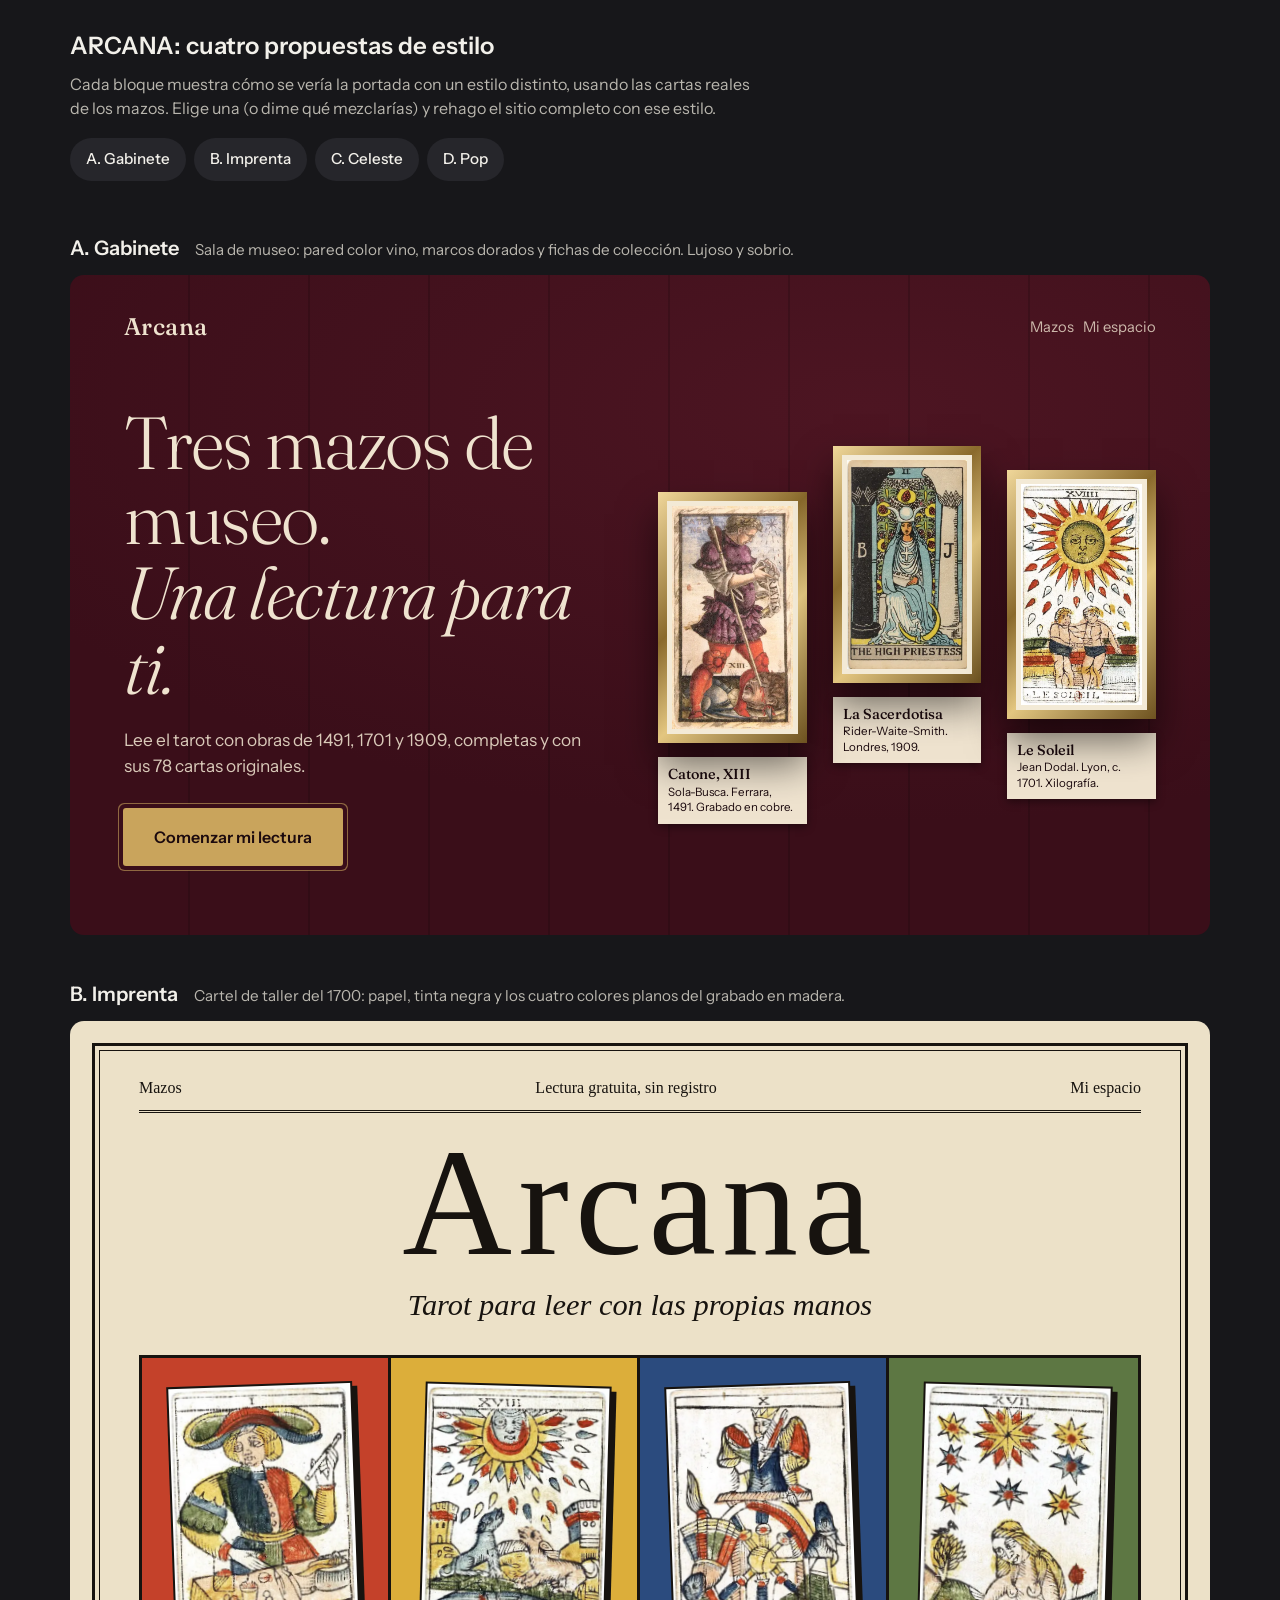
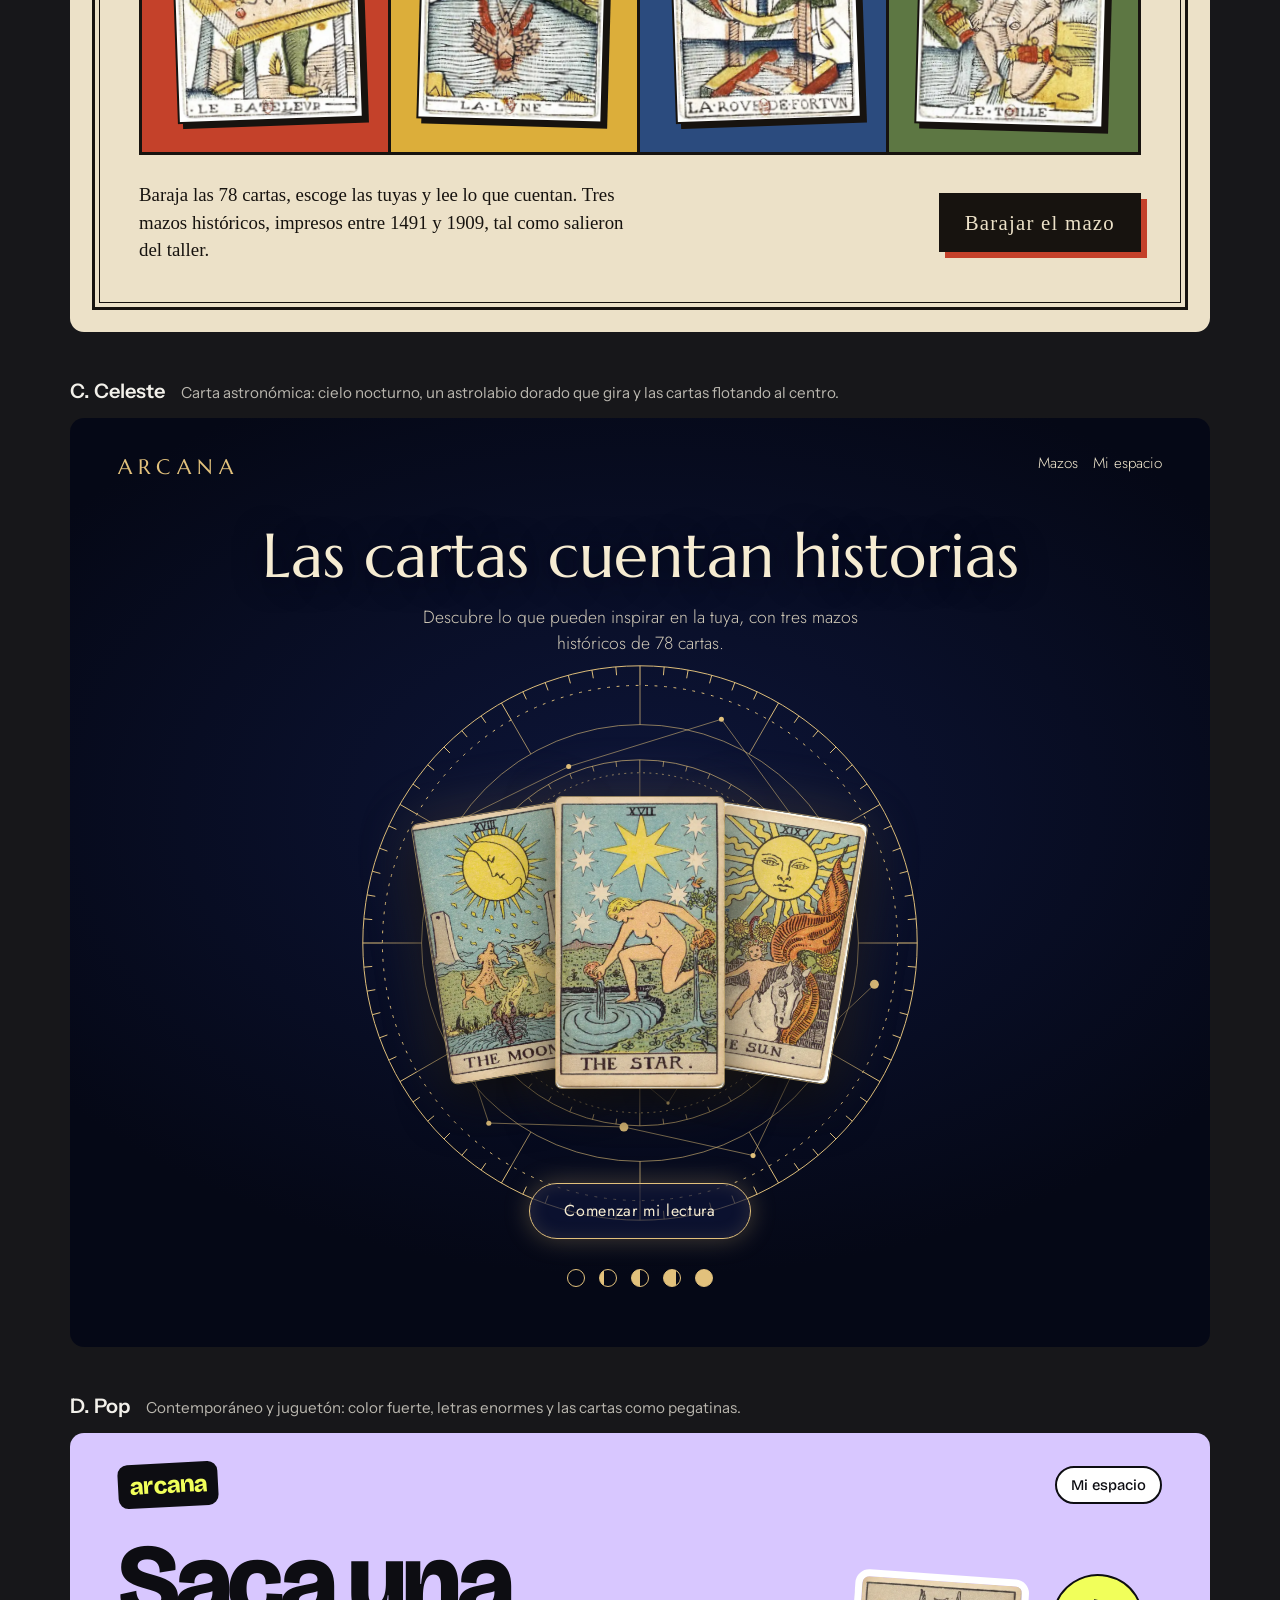
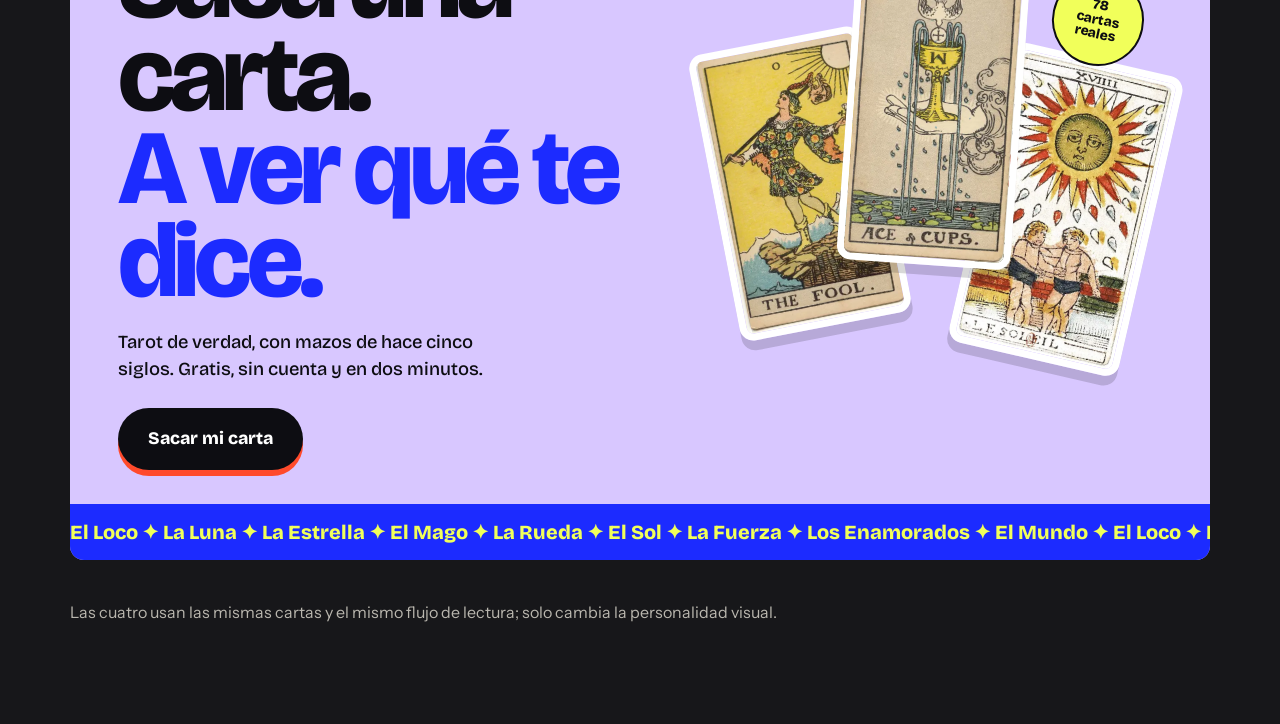
<file: propuestas.html>
<!doctype html>
<html lang="es-CL">
<head>
<meta charset="utf-8">
<meta name="viewport" content="width=device-width, initial-scale=1">
<title>ARCANA — Cuatro propuestas de estilo</title>
<meta name="robots" content="noindex">
<link rel="preconnect" href="https://fonts.googleapis.com">
<link rel="preconnect" href="https://fonts.gstatic.com" crossorigin>
<link href="https://fonts.googleapis.com/css2?family=Bricolage+Grotesque:opsz,wght@12..96,500;12..96,800&family=Fraunces:ital,opsz,wght@0,9..144,300;0,9..144,500;1,9..144,300&family=IM+Fell+DW+Pica:ital@0;1&family=IM+Fell+DW+Pica+SC&family=Instrument+Sans:wght@400;500;600&family=Jost:wght@300;400;500&family=Marcellus&display=swap" rel="stylesheet">
<style>
* { box-sizing: border-box; }
html { -webkit-text-size-adjust: 100%; scroll-behavior: smooth; }
body { margin: 0; background: #17171a; color: #f2f0ea; font-family: 'Instrument Sans', system-ui, sans-serif; line-height: 1.5; }
img { display: block; width: 100%; height: auto; }
a { color: inherit; }
h1, h2, h3, p { margin: 0; }
.guia { max-width: 1180px; margin: 0 auto; padding: 28px 20px 8px; }
.guia h1 { font-size: 1.5rem; font-weight: 600; }
.guia p { color: #b9b6ae; margin-top: 8px; max-width: 62ch; }
.indice { display: flex; flex-wrap: wrap; gap: 8px; margin-top: 18px; }
.indice a { text-decoration: none; padding: 10px 16px; border-radius: 999px; background: #26262b; font-weight: 500; font-size: .95rem; }
.indice a:hover, .indice a:focus-visible { background: #34343b; }
.rotulo { max-width: 1180px; margin: 44px auto 12px; padding: 0 20px; display: flex; flex-wrap: wrap; align-items: baseline; gap: 6px 16px; }
.rotulo h2 { font-size: 1.25rem; font-weight: 600; }
.rotulo p { color: #b9b6ae; font-size: .95rem; }
.marco { max-width: 1180px; margin: 0 auto; padding: 0 20px; }
.lienzo { border-radius: 14px; overflow: hidden; position: relative; isolation: isolate; }
.fin { max-width: 1180px; margin: 40px auto; padding: 0 20px 60px; color: #b9b6ae; }
:focus-visible { outline: 2px solid currentColor; outline-offset: 3px; }

/* ============ A · GABINETE ============ */
.pa { --vino: #3a0e19; --vino2: #4d1522; --laton: #c9a45c; --hueso: #efe3cf; --tinta: #1c0a0e;
  background: repeating-linear-gradient(90deg, transparent 0 118px, rgba(0,0,0,.16) 118px 120px), radial-gradient(120% 90% at 70% 20%, var(--vino2), var(--vino) 70%);
  color: var(--hueso); font-family: 'Instrument Sans', sans-serif; padding: 26px 28px 54px; }
.pa nav { display: flex; justify-content: space-between; align-items: center; font-size: .92rem; }
.pa .logo { font-family: 'Fraunces', serif; font-size: 1.5rem; font-weight: 500; letter-spacing: .02em; }
.pa nav span + span { opacity: .8; }
.pa .cuerpo { display: grid; gap: 40px; margin-top: 44px; align-items: center; }
.pa h3 { font-family: 'Fraunces', serif; font-weight: 300; font-size: clamp(2.5rem, 7vw, 4.6rem); line-height: 1.02; letter-spacing: -.02em; }
.pa h3 i { font-weight: 300; }
.pa .texto p { margin-top: 22px; max-width: 40ch; font-size: 1.08rem; opacity: .88; }
.pa .boton { display: inline-block; margin-top: 30px; padding: 16px 30px; background: var(--laton); color: var(--tinta); font-weight: 600; text-decoration: none; border-radius: 2px; box-shadow: 0 0 0 1px var(--laton), 0 0 0 5px var(--vino), 0 0 0 6px rgba(201,164,92,.6); }
.pa .sala { display: grid; grid-template-columns: repeat(3, 1fr); gap: 16px; align-items: start; }
.pa figure { margin: 0; }
.pa figure:nth-child(1) { margin-top: 46px; } .pa figure:nth-child(3) { margin-top: 24px; }
.pa .cuadro { position: relative; padding: 9px; background: linear-gradient(135deg, #f0d79a, #8a6a2c 38%, #e3c680 62%, #6d5220); box-shadow: 0 22px 36px rgba(0,0,0,.55); overflow: hidden; }
.pa .cuadro img { border: 5px solid #f3ead6; }
.pa .cuadro::after { content: ''; position: absolute; inset: -20% -60%; background: linear-gradient(105deg, transparent 44%, rgba(255,255,255,.34) 50%, transparent 56%); transform: translateX(-60%); animation: pa-luz 7s ease-in-out infinite; }
.pa figure:nth-child(2) .cuadro::after { animation-delay: .5s; } .pa figure:nth-child(3) .cuadro::after { animation-delay: 1s; }
@keyframes pa-luz { 0%, 55% { transform: translateX(-60%); } 85%, 100% { transform: translateX(60%); } }
.pa figcaption { margin: 14px auto 0; background: var(--hueso); color: var(--tinta); padding: 8px 10px; font-size: .72rem; line-height: 1.35; max-width: 150px; box-shadow: 0 3px 8px rgba(0,0,0,.4); }
.pa figcaption b { display: block; font-family: 'Fraunces', serif; font-weight: 500; font-size: .9rem; }

/* ============ B · IMPRENTA ============ */
.pb { --papel: #ece1c8; --negro: #17130f; --rojo: #c4412a; --azul: #2b4b7e; --ocre: #dcae3a; --verde: #5d7743;
  background: var(--papel); color: var(--negro); font-family: 'IM Fell DW Pica', serif; padding: 16px; }
.pb .pliego { border: 3px solid var(--negro); outline: 1px solid var(--negro); outline-offset: -8px; padding: 26px 22px 34px; }
.pb .cabeza { display: flex; justify-content: space-between; align-items: baseline; border-bottom: 3px double var(--negro); padding-bottom: 10px; font-size: 1rem; }
.pb .titulo { text-align: center; font-family: 'IM Fell DW Pica SC', serif; font-size: clamp(3.4rem, 15vw, 9.5rem); line-height: .95; letter-spacing: .04em; margin-top: 18px; animation: pb-prensa 1.1s cubic-bezier(.2,.9,.3,1) both; }
@keyframes pb-prensa { 0% { opacity: 0; transform: scale(1.12); filter: blur(6px); } 60% { opacity: 1; filter: blur(0); } 100% { transform: scale(1); } }
.pb .lema { text-align: center; font-style: italic; font-size: clamp(1.2rem, 3.4vw, 1.9rem); margin-top: 8px; }
.pb .fila { display: grid; grid-template-columns: repeat(4, 1fr); gap: 0; margin: 26px 0; border: 3px solid var(--negro); }
.pb .casilla { padding: 16px 14px; border-right: 3px solid var(--negro); }
.pb .casilla:last-child { border-right: 0; }
.pb .casilla:nth-child(1) { background: var(--rojo); } .pb .casilla:nth-child(2) { background: var(--ocre); }
.pb .casilla:nth-child(3) { background: var(--azul); } .pb .casilla:nth-child(4) { background: var(--verde); }
.pb .casilla img { border: 2px solid var(--negro); box-shadow: 5px 5px 0 var(--negro); transition: transform .25s; }
.pb .casilla:nth-child(odd) img { transform: rotate(-2deg); } .pb .casilla:nth-child(even) img { transform: rotate(1.6deg); }
.pb .casilla:hover img { transform: rotate(0) translateY(-6px); }
.pb .pie { display: grid; gap: 20px; align-items: center; }
.pb .pie p { font-size: 1.18rem; line-height: 1.45; max-width: 52ch; }
.pb .boton { display: inline-block; justify-self: start; padding: 14px 26px; background: var(--negro); color: var(--papel); font-family: 'IM Fell DW Pica SC', serif; font-size: 1.3rem; letter-spacing: .06em; text-decoration: none; box-shadow: 6px 6px 0 var(--rojo); transition: transform .15s, box-shadow .15s; }
.pb .boton:hover { transform: translate(3px, 3px); box-shadow: 3px 3px 0 var(--rojo); }

/* ============ C · CELESTE ============ */
.pc { --noche: #050816; --azul: #0d1538; --oro: #e2c17c; --luz: #f6ecd2;
  background: radial-gradient(90% 70% at 50% 42%, var(--azul), var(--noche) 72%); color: var(--luz); font-family: 'Jost', sans-serif; font-weight: 300; padding: 26px 24px 46px; text-align: center; }
.pc nav { display: flex; justify-content: space-between; font-size: .95rem; position: relative; z-index: 2; }
.pc .logo { font-family: 'Marcellus', serif; font-size: 1.3rem; letter-spacing: .3em; color: var(--oro); }
.pc h3 { font-family: 'Marcellus', serif; font-weight: 400; font-size: clamp(2.1rem, 6vw, 3.9rem); line-height: 1.1; margin-top: 38px; position: relative; z-index: 2; text-shadow: 0 2px 30px var(--noche); }
.pc .sub { max-width: 44ch; margin: 14px auto 0; font-size: 1.1rem; opacity: .85; position: relative; z-index: 2; }
.pc .cielo { position: relative; width: min(100%, 560px); aspect-ratio: 1; margin: 6px auto -40px; }
.pc .rueda { position: absolute; inset: 0; animation: pc-gira 140s linear infinite; }
.pc .rueda.dos { inset: 17%; animation-duration: 90s; animation-direction: reverse; }
@keyframes pc-gira { to { transform: rotate(360deg); } }
.pc svg { width: 100%; height: 100%; overflow: visible; }
.pc .trio { position: absolute; inset: 0; display: grid; place-items: center; }
.pc .trio img { position: absolute; width: 27%; border-radius: 6px; box-shadow: 0 0 0 1px rgba(226,193,124,.6), 0 20px 50px rgba(0,0,0,.7), 0 0 60px rgba(226,193,124,.22); animation: pc-flota 8s ease-in-out infinite; }
.pc .trio img:nth-child(1) { transform: translateX(-88%) rotate(-9deg); animation-delay: -2s; }
.pc .trio img:nth-child(2) { z-index: 2; width: 30%; }
.pc .trio img:nth-child(3) { transform: translateX(88%) rotate(9deg); animation-delay: -5s; }
@keyframes pc-flota { 0%, 100% { translate: 0 0; } 50% { translate: 0 -10px; } }
.pc .boton { position: relative; z-index: 2; display: inline-block; padding: 15px 34px; border: 1px solid var(--oro); border-radius: 999px; color: var(--luz); text-decoration: none; font-weight: 400; letter-spacing: .04em; background: rgba(13,21,56,.7); box-shadow: 0 0 26px rgba(226,193,124,.3), inset 0 0 18px rgba(226,193,124,.14); animation: pc-pulso 4s ease-in-out infinite; }
@keyframes pc-pulso { 50% { box-shadow: 0 0 44px rgba(226,193,124,.55), inset 0 0 22px rgba(226,193,124,.25); } }
.pc .lunas { display: flex; justify-content: center; gap: 14px; margin-top: 30px; position: relative; z-index: 2; }
.pc .lunas i { width: 18px; height: 18px; border-radius: 50%; border: 1px solid var(--oro); background: linear-gradient(90deg, var(--oro) var(--f), transparent var(--f)); }

/* ============ D · POP ============ */
.pd { --lila: #d8c7ff; --cobalto: #1c2bff; --tomate: #ff4a2b; --limon: #f1ff5a; --negro: #0d0d12;
  background: var(--lila); color: var(--negro); font-family: 'Bricolage Grotesque', sans-serif; font-weight: 500; padding: 22px 22px 0; }
.pd nav { display: flex; justify-content: space-between; align-items: center; }
.pd .logo { font-weight: 800; font-size: 1.5rem; letter-spacing: -.04em; background: var(--negro); color: var(--limon); padding: 4px 12px; border-radius: 10px; transform: rotate(-3deg); }
.pd nav span + span { background: #fff; border: 2px solid var(--negro); border-radius: 999px; padding: 6px 14px; font-size: .92rem; }
.pd .cuerpo { display: grid; gap: 26px; margin-top: 30px; align-items: center; }
.pd h3 { font-weight: 800; font-size: clamp(3rem, 11vw, 6.6rem); line-height: .88; letter-spacing: -.045em; }
.pd h3 span { display: block; color: var(--cobalto); }
.pd .texto p { margin-top: 20px; font-size: 1.15rem; max-width: 34ch; }
.pd .boton { display: inline-block; margin-top: 24px; padding: 18px 30px; background: var(--negro); color: #fff; border-radius: 999px; text-decoration: none; font-weight: 800; font-size: 1.1rem; box-shadow: 0 6px 0 var(--tomate); transition: transform .12s, box-shadow .12s; }
.pd .boton:hover { transform: translateY(4px); box-shadow: 0 2px 0 var(--tomate); }
.pd .pegatinas { position: relative; height: 340px; }
.pd .pegatinas img { position: absolute; width: 38%; max-width: 190px; border: 7px solid #fff; border-radius: 14px; box-shadow: 0 10px 0 rgba(13,13,18,.16); transition: transform .3s cubic-bezier(.3,1.6,.5,1); }
.pd .pegatinas img:nth-of-type(1) { left: 2%; top: 14%; transform: rotate(-11deg); }
.pd .pegatinas img:nth-of-type(2) { left: 31%; top: 0; transform: rotate(4deg); z-index: 2; }
.pd .pegatinas img:nth-of-type(3) { right: 2%; top: 18%; transform: rotate(13deg); }
.pd .pegatinas img:hover { transform: rotate(0) scale(1.08); z-index: 3; }
.pd .globo { position: absolute; right: 4%; top: 0; z-index: 4; background: var(--limon); border: 2px solid var(--negro); border-radius: 50%; width: 92px; height: 92px; display: grid; place-items: center; text-align: center; font-weight: 800; font-size: .86rem; line-height: 1.05; transform: rotate(12deg); animation: pd-gira 9s ease-in-out infinite; }
@keyframes pd-gira { 50% { transform: rotate(-8deg) scale(1.06); } }
.pd .cinta { margin: 26px -22px 0; background: var(--cobalto); color: var(--limon); overflow: hidden; white-space: nowrap; padding: 13px 0; font-weight: 800; font-size: 1.25rem; }
.pd .cinta div { display: inline-block; animation: pd-corre 26s linear infinite; }
@keyframes pd-corre { to { transform: translateX(-50%); } }

@media (min-width: 820px) {
  .pa { padding: 34px 54px 70px; }
  .pa .cuerpo { grid-template-columns: 1fr 1.05fr; gap: 60px; margin-top: 60px; }
  .pa .sala { gap: 26px; }
  .pb { padding: 22px; } .pb .pliego { padding: 30px 44px 44px; }
  .pb .casilla { padding: 26px 30px; }
  .pb .pie { grid-template-columns: 1fr auto; }
  .pc { padding: 34px 48px 60px; }
  .pd { padding: 30px 48px 0; }
  .pd .cuerpo { grid-template-columns: 1.1fr .9fr; }
  .pd .pegatinas { height: 460px; }
  .pd .pegatinas img { max-width: 240px; }
  .pd .cinta { margin: 34px -48px 0; }
}
@media (prefers-reduced-motion: reduce) { *, *::before, *::after { animation: none !important; transition: none !important; } }
</style>
</head>
<body>

<header class="guia">
  <h1>ARCANA: cuatro propuestas de estilo</h1>
  <p>Cada bloque muestra cómo se vería la portada con un estilo distinto, usando las cartas reales de los mazos. Elige una (o dime qué mezclarías) y rehago el sitio completo con ese estilo.</p>
  <nav class="indice" aria-label="Propuestas">
    <a href="#a">A. Gabinete</a><a href="#b">B. Imprenta</a><a href="#c">C. Celeste</a><a href="#d">D. Pop</a>
  </nav>
</header>

<!-- A -->
<div class="rotulo" id="a"><h2>A. Gabinete</h2><p>Sala de museo: pared color vino, marcos dorados y fichas de colección. Lujoso y sobrio.</p></div>
<div class="marco"><section class="lienzo pa" aria-label="Propuesta A">
  <nav><span class="logo">Arcana</span><span>Mazos &nbsp; Mi espacio</span></nav>
  <div class="cuerpo">
    <div class="texto">
      <h3>Tres mazos de museo.<br><i>Una lectura para ti.</i></h3>
      <p>Lee el tarot con obras de 1491, 1701 y 1909, completas y con sus 78 cartas originales.</p>
      <a class="boton" href="#a">Comenzar mi lectura</a>
    </div>
    <div class="sala">
      <figure><div class="cuadro"><img src="img/sola/13.webp" alt="Carta XIII del Sola-Busca"></div><figcaption><b>Catone, XIII</b>Sola-Busca. Ferrara, 1491. Grabado en cobre.</figcaption></figure>
      <figure><div class="cuadro"><img src="img/rws/02.webp" alt="La Sacerdotisa"></div><figcaption><b>La Sacerdotisa</b>Rider-Waite-Smith. Londres, 1909.</figcaption></figure>
      <figure><div class="cuadro"><img src="img/dodal/19.webp" alt="El Sol"></div><figcaption><b>Le Soleil</b>Jean Dodal. Lyon, c. 1701. Xilografía.</figcaption></figure>
    </div>
  </div>
</section></div>

<!-- B -->
<div class="rotulo" id="b"><h2>B. Imprenta</h2><p>Cartel de taller del 1700: papel, tinta negra y los cuatro colores planos del grabado en madera.</p></div>
<div class="marco"><section class="lienzo pb" aria-label="Propuesta B">
  <div class="pliego">
    <div class="cabeza"><span>Mazos</span><span>Lectura gratuita, sin registro</span><span>Mi espacio</span></div>
    <div class="titulo">Arcana</div>
    <p class="lema">Tarot para leer con las propias manos</p>
    <div class="fila">
      <div class="casilla"><img src="img/dodal/01.webp" alt="Le Bateleur"></div>
      <div class="casilla"><img src="img/dodal/18.webp" alt="La Lune"></div>
      <div class="casilla"><img src="img/dodal/10.webp" alt="La Roue de Fortune"></div>
      <div class="casilla"><img src="img/dodal/17.webp" alt="L’Étoile"></div>
    </div>
    <div class="pie">
      <p>Baraja las 78 cartas, escoge las tuyas y lee lo que cuentan. Tres mazos históricos, impresos entre 1491 y 1909, tal como salieron del taller.</p>
      <a class="boton" href="#b">Barajar el mazo</a>
    </div>
  </div>
</section></div>

<!-- C -->
<div class="rotulo" id="c"><h2>C. Celeste</h2><p>Carta astronómica: cielo nocturno, un astrolabio dorado que gira y las cartas flotando al centro.</p></div>
<div class="marco"><section class="lienzo pc" aria-label="Propuesta C">
  <nav><span class="logo">ARCANA</span><span>Mazos &nbsp; Mi espacio</span></nav>
  <h3>Las cartas cuentan historias</h3>
  <p class="sub">Descubre lo que pueden inspirar en la tuya, con tres mazos históricos de 78 cartas.</p>
  <div class="cielo">
    <div class="rueda" id="rueda1"></div>
    <div class="rueda dos" id="rueda2"></div>
    <div class="trio"><img src="img/rws/18.webp" alt="La Luna"><img src="img/rws/17.webp" alt="La Estrella"><img src="img/rws/19.webp" alt="El Sol"></div>
  </div>
  <a class="boton" href="#c">Comenzar mi lectura</a>
  <div class="lunas" aria-hidden="true"><i style="--f:0%"></i><i style="--f:25%"></i><i style="--f:50%"></i><i style="--f:75%"></i><i style="--f:100%"></i></div>
</section></div>

<!-- D -->
<div class="rotulo" id="d"><h2>D. Pop</h2><p>Contemporáneo y juguetón: color fuerte, letras enormes y las cartas como pegatinas.</p></div>
<div class="marco"><section class="lienzo pd" aria-label="Propuesta D">
  <nav><span class="logo">arcana</span><span>Mi espacio</span></nav>
  <div class="cuerpo">
    <div class="texto">
      <h3>Saca una carta.<span>A ver qué te dice.</span></h3>
      <p>Tarot de verdad, con mazos de hace cinco siglos. Gratis, sin cuenta y en dos minutos.</p>
      <a class="boton" href="#d">Sacar mi carta</a>
    </div>
    <div class="pegatinas">
      <span class="globo">78<br>cartas<br>reales</span>
      <img src="img/rws/00.webp" alt="El Loco"><img src="img/rws/36.webp" alt="As de Copas"><img src="img/dodal/19.webp" alt="El Sol">
    </div>
  </div>
  <div class="cinta" aria-hidden="true"><div>El Loco ✦ La Luna ✦ La Estrella ✦ El Mago ✦ La Rueda ✦ El Sol ✦ La Fuerza ✦ Los Enamorados ✦ El Mundo ✦ El Loco ✦ La Luna ✦ La Estrella ✦ El Mago ✦ La Rueda ✦ El Sol ✦ La Fuerza ✦ Los Enamorados ✦ El Mundo ✦ </div></div>
</section></div>

<p class="fin">Las cuatro usan las mismas cartas y el mismo flujo de lectura; solo cambia la personalidad visual.</p>

<script>
/* Astrolabio de la propuesta C */
(function () {
  const oro = '#e2c17c';
  function rueda(n, marcas, puntos) {
    let s = `<svg viewBox="-100 -100 200 200" fill="none" stroke="${oro}" stroke-width=".35" aria-hidden="true">`;
    s += '<circle r="99"/><circle r="92" stroke-dasharray="1 2.4"/><circle r="78" opacity=".6"/>';
    for (let i = 0; i < marcas; i++) {
      const a = (i * 2 * Math.PI) / marcas, l = i % (marcas / n) === 0 ? 92 : 96;
      s += `<line x1="${99 * Math.cos(a)}" y1="${99 * Math.sin(a)}" x2="${l * Math.cos(a)}" y2="${l * Math.sin(a)}"/>`;
    }
    for (let i = 0; i < n; i++) {
      const a = (i * 2 * Math.PI) / n;
      s += `<line x1="${78 * Math.cos(a)}" y1="${78 * Math.sin(a)}" x2="${92 * Math.cos(a)}" y2="${92 * Math.sin(a)}" opacity=".7"/>`;
    }
    let d = '';
    puntos.forEach(([r, g], i) => {
      const a = (g * Math.PI) / 180, x = r * Math.cos(a), y = r * Math.sin(a);
      d += (i ? 'L' : 'M') + x.toFixed(1) + ' ' + y.toFixed(1);
      s += `<circle cx="${x}" cy="${y}" r="${i % 3 ? 0.9 : 1.6}" fill="${oro}" stroke="none"/>`;
    });
    return s + `<path d="${d}" opacity=".55"/></svg>`;
  }
  document.getElementById('rueda1').innerHTML = rueda(12, 72, [[85, 10], [70, 34], [86, 62], [66, 95], [84, 130], [72, 168], [87, 205], [68, 248], [85, 290], [71, 330]]);
  document.getElementById('rueda2').innerHTML = rueda(8, 48, [[60, 20], [88, 80], [58, 140], [86, 200], [62, 265], [88, 320]]);
})();
</script>
</body>
</html>
</file>
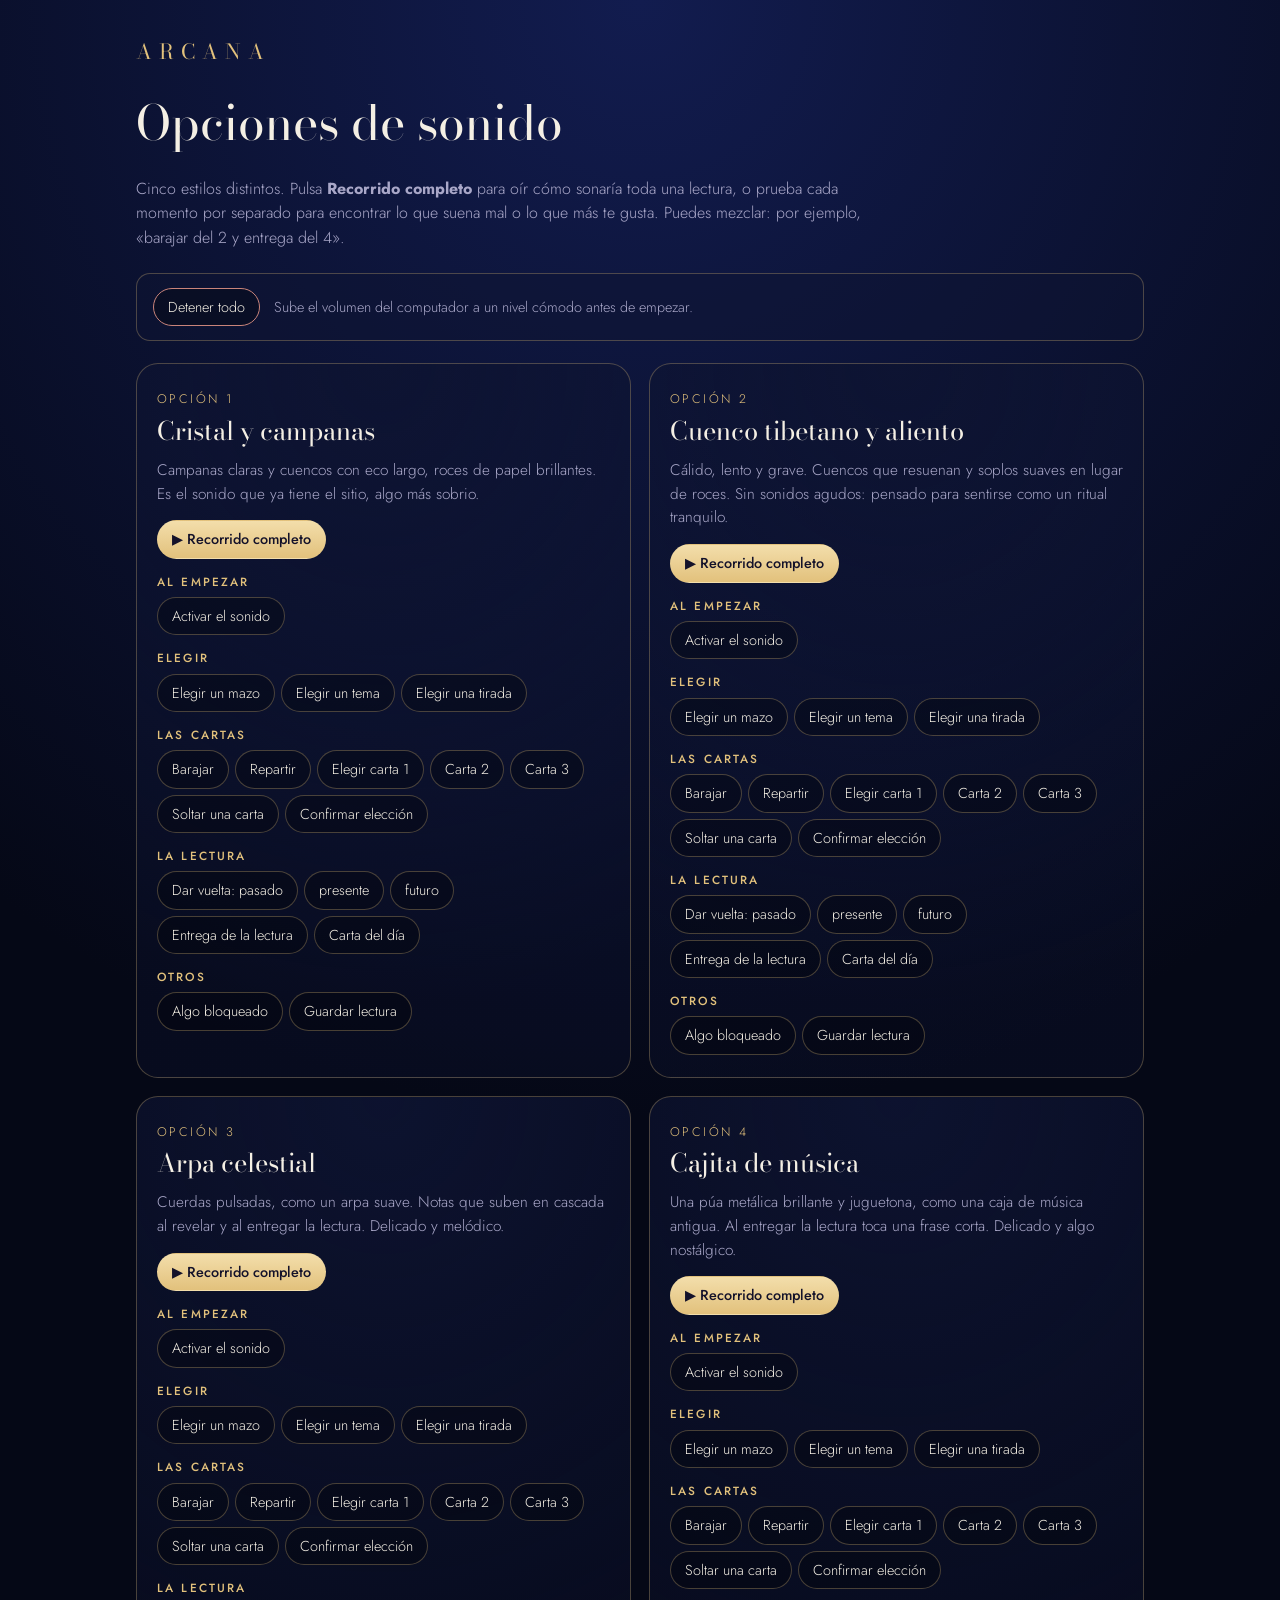
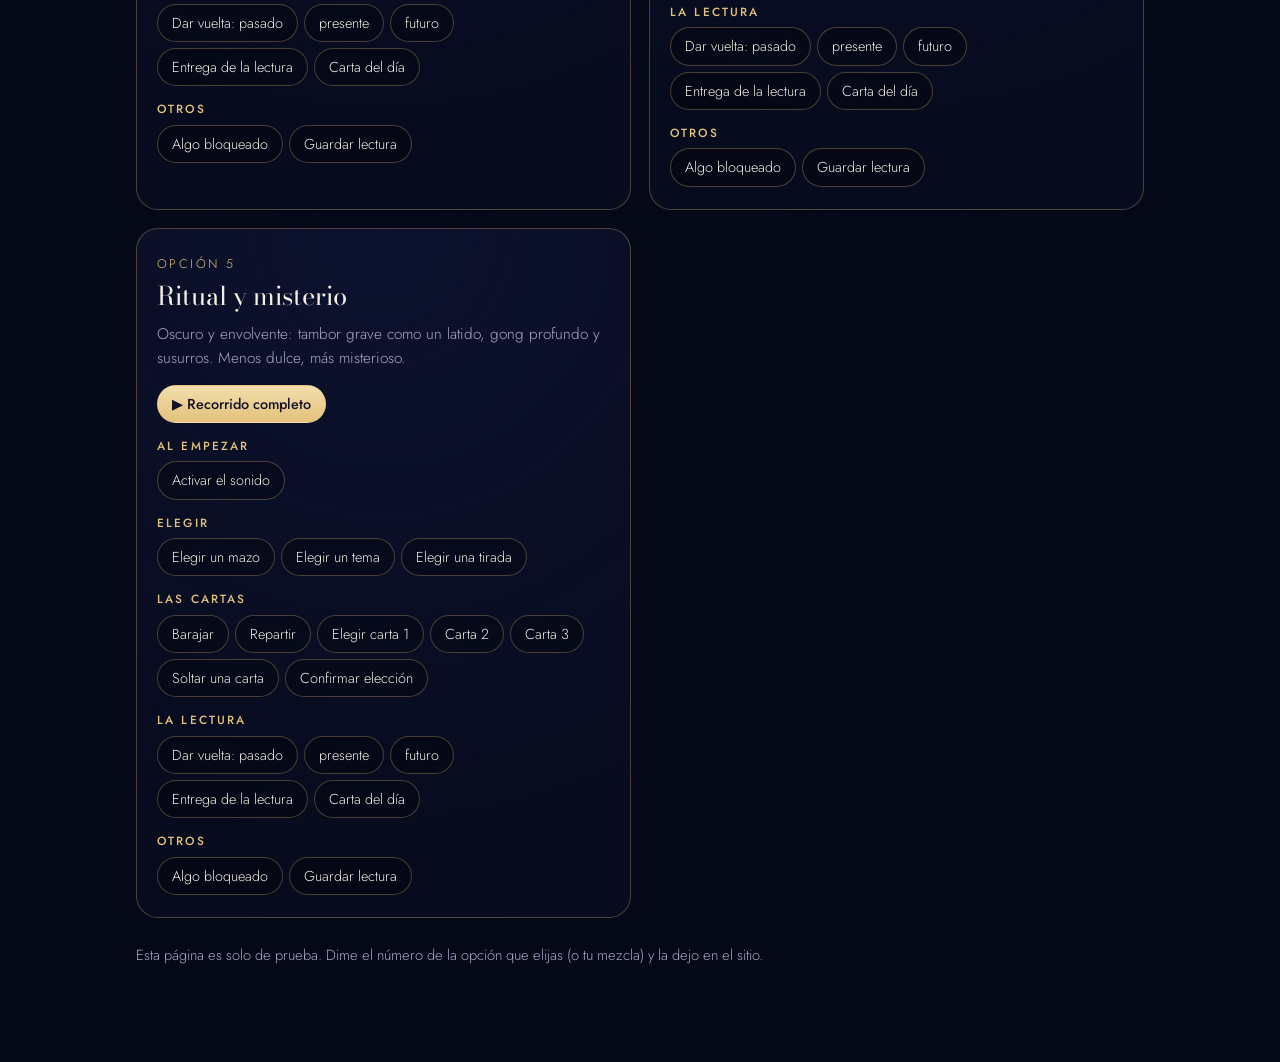
<file: sonidos.html>
<!doctype html>
<html lang="es-CL">
<head>
<meta charset="utf-8">
<meta name="viewport" content="width=device-width, initial-scale=1">
<meta name="robots" content="noindex, nofollow">
<meta name="theme-color" content="#050816">
<title>ARCANA — Opciones de sonido</title>
<link rel="preconnect" href="https://fonts.googleapis.com">
<link rel="preconnect" href="https://fonts.gstatic.com" crossorigin>
<link href="https://fonts.googleapis.com/css2?family=Bodoni+Moda:ital,opsz,wght@0,6..96,400;0,6..96,500&family=Jost:wght@300;400;500&display=swap" rel="stylesheet">
<style>
:root { --fondo: #050816; --panel: 14, 20, 50; --oro: #e2c17c; --oro-claro: #f3deab; --marfil: #f4efe4; --lavanda: #a9a7c8; --linea: rgba(226,193,124,.3); --serif: 'Bodoni Moda', Georgia, serif; --sans: 'Jost', system-ui, sans-serif; }
* { box-sizing: border-box; }
body { margin: 0; background: radial-gradient(120% 60% at 50% 0%, #121c4f 0%, var(--fondo) 70%); color: var(--marfil); font-family: var(--sans); font-weight: 300; line-height: 1.55; min-height: 100vh; }
main { max-width: 1040px; margin: 0 auto; padding: 36px 16px 80px; }
.marca { font-family: var(--serif); letter-spacing: .34em; color: var(--oro); font-size: 1.3rem; }
h1 { font-family: var(--serif); font-weight: 400; font-size: clamp(2rem, 6vw, 3rem); margin: 18px 0 8px; }
.intro { color: var(--lavanda); max-width: 46em; }
.barra { display: flex; flex-wrap: wrap; gap: 14px; align-items: center; margin: 22px 0 8px; padding: 14px 16px; border: 1px solid var(--linea); border-radius: 14px; background: rgba(var(--panel), .5); }
.barra label { display: flex; gap: 8px; align-items: center; cursor: pointer; }
.grid { display: grid; gap: 18px; margin-top: 22px; }
@media (min-width: 820px) { .grid { grid-template-columns: 1fr 1fr; } }
.op { padding: 22px 20px; border-radius: 22px; border: 1px solid var(--linea); background: radial-gradient(120% 90% at 50% 0%, rgba(var(--panel), .9), rgba(var(--panel), .3)); }
.op h2 { font-family: var(--serif); font-weight: 400; font-size: 1.6rem; margin: 0; }
.op .n { color: var(--oro); font-size: .78rem; letter-spacing: .2em; text-transform: uppercase; }
.op p { color: var(--lavanda); margin: 8px 0 14px; font-size: .96rem; }
.grupo { margin-top: 14px; }
.grupo b { display: block; font-weight: 500; font-size: .74rem; letter-spacing: .18em; text-transform: uppercase; color: var(--oro); margin-bottom: 6px; }
.fila { display: flex; flex-wrap: wrap; gap: 6px; }
button { font: inherit; font-size: .9rem; color: var(--marfil); background: rgba(0,0,0,.28); border: 1px solid var(--linea); border-radius: 999px; padding: 7px 14px; cursor: pointer; transition: border-color .2s, background .2s; }
button:hover { border-color: var(--oro); background: rgba(226,193,124,.12); }
button:focus-visible { outline: 2px solid var(--oro); outline-offset: 2px; }
button.pri { background: linear-gradient(180deg, var(--oro-claro), var(--oro)); color: #14122a; border-color: transparent; font-weight: 500; }
button.parar { border-color: #c9847a; }
.nota { margin-top: 26px; color: var(--lavanda); font-size: .92rem; }
</style>
</head>
<body>
<main>
  <span class="marca">ARCANA</span>
  <h1>Opciones de sonido</h1>
  <p class="intro">Cinco estilos distintos. Pulsa <b>Recorrido completo</b> para oír cómo sonaría toda una lectura, o prueba cada momento por separado para encontrar lo que suena mal o lo que más te gusta. Puedes mezclar: por ejemplo, «barajar del 2 y entrega del 4».</p>
  <div class="barra">
    <button type="button" class="parar" id="parar">Detener todo</button>
    <span style="color:var(--lavanda);font-size:.9rem">Sube el volumen del computador a un nivel cómodo antes de empezar.</span>
  </div>
  <div class="grid" id="grid"></div>
  <p class="nota">Esta página es solo de prueba. Dime el número de la opción que elijas (o tu mezcla) y la dejo en el sitio.</p>
</main>
<script>
(function () {
  'use strict';
  let ctx = null, seco = null, mojado = null, pad = null, timers = [];
  const N = { la2: 110, la3: 220, mi4: 329.63, la4: 440, do5: 523.25, re5: 587.33, mi5: 659.25, sol5: 783.99, la5: 880, do6: 1046.5, mi6: 1318.5 };
  const azar = (a, b) => a + Math.random() * (b - a);

  function iniciar() {
    if (ctx) { if (ctx.state === 'suspended') ctx.resume(); return; }
    ctx = new (window.AudioContext || window.webkitAudioContext)();
    const comp = ctx.createDynamicsCompressor(); comp.threshold.value = -22; comp.ratio.value = 5; comp.connect(ctx.destination);
    seco = ctx.createGain(); seco.gain.value = 0.9; seco.connect(comp);
    const L = Math.floor(ctx.sampleRate * 2.6), ir = ctx.createBuffer(2, L, ctx.sampleRate);
    for (let c = 0; c < 2; c++) { const d = ir.getChannelData(c); for (let i = 0; i < L; i++) d[i] = (Math.random() * 2 - 1) * Math.pow(1 - i / L, 3); }
    const rev = ctx.createConvolver(); rev.buffer = ir; mojado = ctx.createGain(); mojado.gain.value = 0.5; mojado.connect(rev); rev.connect(comp);
  }

  /* ---------- piezas de sonido ---------- */
  function voz(f, t, dur, vol, partes, ataque, eco) {
    ataque = ataque || 0.008; eco = eco == null ? 0.6 : eco;
    partes.forEach(([r, g, dec]) => {
      const o = ctx.createOscillator(), a = ctx.createGain(), e = ctx.createGain(), d = Math.max(0.12, dur * (dec || 1));
      o.type = 'sine'; o.frequency.value = f * r;
      a.gain.setValueAtTime(0.0001, t); a.gain.linearRampToValueAtTime(vol * g, t + ataque); a.gain.exponentialRampToValueAtTime(0.0001, t + d);
      e.gain.value = eco; o.connect(a); a.connect(seco); a.connect(e); e.connect(mojado); o.start(t); o.stop(t + d + 0.05);
    });
  }
  const CAMPANA = [[1, 1, 1], [2.76, 0.3, 0.55], [5.4, 0.1, 0.3]];
  const CUENCO = [[1, 1, 1], [2.01, 0.45, 0.8], [3.0, 0.2, 0.6], [4.2, 0.08, 0.4]];
  const GONG = [[1, 1, 1], [1.47, 0.55, 0.9], [2.09, 0.4, 0.8], [2.56, 0.3, 0.7], [3.7, 0.18, 0.5]];
  const CRISTAL = [[1, 1, 0.7], [2, 0.2, 0.35]];

  function ruido(n) { const b = ctx.createBuffer(1, n, ctx.sampleRate), d = b.getChannelData(0); for (let i = 0; i < n; i++) d[i] = Math.random() * 2 - 1; return b; }
  function roce(t, dur, f0, f1, vol, q, eco) {
    q = q || 0.9; eco = eco == null ? 0.15 : eco;
    const n = Math.floor(ctx.sampleRate * dur), b = ctx.createBuffer(1, n, ctx.sampleRate), d = b.getChannelData(0);
    for (let i = 0; i < n; i++) d[i] = (Math.random() * 2 - 1) * Math.pow(1 - i / n, 1.6);
    const s = ctx.createBufferSource(), f = ctx.createBiquadFilter(), g = ctx.createGain(), e = ctx.createGain();
    f.type = 'bandpass'; f.Q.value = q; f.frequency.setValueAtTime(f0, t); f.frequency.exponentialRampToValueAtTime(Math.max(60, f1), t + dur);
    g.gain.value = vol; e.gain.value = eco; s.buffer = b; s.connect(f); f.connect(g); g.connect(seco); g.connect(e); e.connect(mojado); s.start(t);
  }
  /* soplo: ruido que sube y baja, como un aliento */
  function soplo(t, dur, f0, f1, vol, eco) {
    eco = eco == null ? 0.5 : eco;
    const s = ctx.createBufferSource(), f = ctx.createBiquadFilter(), g = ctx.createGain(), e = ctx.createGain();
    s.buffer = ruido(Math.floor(ctx.sampleRate * dur)); f.type = 'bandpass'; f.Q.value = 0.35;
    f.frequency.setValueAtTime(f0, t); f.frequency.exponentialRampToValueAtTime(Math.max(60, f1), t + dur);
    g.gain.setValueAtTime(0.0001, t); g.gain.linearRampToValueAtTime(vol, t + dur * 0.5); g.gain.exponentialRampToValueAtTime(0.0001, t + dur);
    e.gain.value = eco; s.connect(f); f.connect(g); g.connect(seco); g.connect(e); e.connect(mojado); s.start(t);
  }
  /* cuerda pulsada (Karplus-Strong) */
  function cuerda(f, t, dur, vol, eco) {
    eco = eco == null ? 0.55 : eco;
    const sr = ctx.sampleRate, n = Math.floor(sr * dur), b = ctx.createBuffer(1, n, sr), d = b.getChannelData(0), P = Math.max(2, Math.round(sr / f)), L = new Float32Array(P);
    let prev = 0; for (let i = 0; i < P; i++) { const r = Math.random() * 2 - 1; prev = prev * 0.5 + r * 0.5; L[i] = prev; }
    let p = 0; for (let i = 0; i < n; i++) { const a = L[p], c = L[(p + 1) % P]; L[p] = (a + c) * 0.5 * 0.9965; d[i] = a; p = (p + 1) % P; }
    const s = ctx.createBufferSource(), g = ctx.createGain(), e = ctx.createGain();
    g.gain.setValueAtTime(vol, t); g.gain.setValueAtTime(vol, t + dur * 0.7); g.gain.linearRampToValueAtTime(0.0001, t + dur);
    e.gain.value = eco; s.buffer = b; s.connect(g); g.connect(seco); g.connect(e); e.connect(mojado); s.start(t);
  }
  /* cajita de música: púa metálica, brillante y corta */
  function cajita(f, t, vol, dur) {
    dur = dur || 1.1;
    voz(f, t, dur, vol, [[1, 1, 1], [4.01, 0.28, 0.35], [6.9, 0.1, 0.2]], 0.003, 0.8);
    roce(t, 0.02, 5000, 3500, vol * 0.25, 1.5, 0.05);
  }
  function tambor(t, f0, f1, dur, vol, eco) {
    const o = ctx.createOscillator(), g = ctx.createGain(), e = ctx.createGain();
    o.type = 'sine'; o.frequency.setValueAtTime(f0, t); o.frequency.exponentialRampToValueAtTime(f1, t + dur * 0.45);
    g.gain.setValueAtTime(vol, t); g.gain.exponentialRampToValueAtTime(0.0001, t + dur); e.gain.value = eco == null ? 0.25 : eco;
    o.connect(g); g.connect(seco); g.connect(e); e.connect(mojado); o.start(t); o.stop(t + dur + 0.05);
    roce(t, 0.03, 2500, 900, vol * 0.18, 1, 0.05);
  }
  function madera(t, f, vol) { voz(f, t, 0.12, vol, [[1, 1, 1], [2.3, 0.3, 0.5]], 0.002, 0.25); roce(t, 0.015, 3500, 2500, vol * 0.3, 1.5, 0.05); }

  /* ---------- las cinco opciones: solo cambian el timbre y el gesto ---------- */
  const OPCIONES = [
    { id: 1, nombre: 'Cristal y campanas', desc: 'Campanas claras y cuencos con eco largo, roces de papel brillantes. Es el sonido que ya tiene el sitio, algo más sobrio.',
      nota: (f, t, v, d) => voz(f, t, d || 1.8, v, CAMPANA),
      grave: (f, t, v, d) => voz(f, t, d || 3.5, v, CUENCO, 0.02),
      flap: (t, v) => roce(t, azar(0.03, 0.055), azar(2200, 4200), azar(1200, 2000), v, 1.2, 0.1),
      swish: (t) => roce(t, 0.26, 600, 4200, 0.06, 0.7, 0.2),
      intro: (t, o) => { [N.la4, N.mi5, N.la5].forEach((f, i) => o.nota(f, t + i * 0.16, 0.06, 2)); },
      entrega: (t, v, o) => {
        roce(t, 1.4, 200, 5000, 0.035 * v, 0.4, 0.5); o.grave(N.la3, t + 0.1, 0.1 * v, 6); o.grave(N.la3 * 1.5, t + 0.4, 0.06 * v, 5);
        [N.la4, N.do5, N.mi5, N.la5, N.do6].forEach((f, i) => o.nota(f, t + 1.1 + i * 0.14, 0.045 * v, 3));
        o.nota(N.mi6, t + 2.1, 0.03 * v, 4);
      } },
    { id: 2, nombre: 'Cuenco tibetano y aliento', desc: 'Cálido, lento y grave. Cuencos que resuenan y soplos suaves en lugar de roces. Sin sonidos agudos: pensado para sentirse como un ritual tranquilo.',
      nota: (f, t, v, d) => voz(f * 0.5, t, d || 3, v * 1.4, CUENCO, 0.05),
      grave: (f, t, v, d) => voz(f, t, d || 5, v * 1.2, CUENCO, 0.08),
      flap: (t, v) => soplo(t, azar(0.07, 0.12), 900, 400, v * 0.6, 0.3),
      swish: (t) => soplo(t, 0.5, 300, 1400, 0.05, 0.5),
      intro: (t, o) => { o.grave(N.la3, t, 0.1, 5); o.nota(N.mi5, t + 0.5, 0.05, 4); },
      entrega: (t, v, o) => {
        soplo(t, 2.2, 150, 1200, 0.06 * v, 0.6);
        o.grave(N.la3, t + 0.2, 0.11 * v, 8); o.grave(N.mi4, t + 1.0, 0.09 * v, 7); o.grave(N.la4, t + 1.8, 0.07 * v, 7);
        voz(N.la5, t + 2.6, 4, 0.025 * v, CRISTAL, 0.02, 1);
      } },
    { id: 3, nombre: 'Arpa celestial', desc: 'Cuerdas pulsadas, como un arpa suave. Notas que suben en cascada al revelar y al entregar la lectura. Delicado y melódico.',
      nota: (f, t, v, d) => cuerda(f, t, d || 2.2, v * 1.8),
      grave: (f, t, v, d) => { cuerda(f * 0.5, t, d || 3, v * 2); },
      flap: (t, v) => roce(t, azar(0.03, 0.05), azar(1500, 2600), azar(900, 1500), v * 0.7, 1, 0.08),
      swish: (t) => { [N.la4, N.do5, N.mi5, N.la5].forEach((f, i) => cuerda(f, t + i * 0.06, 1.6, 0.06)); },
      intro: (t, o) => { [N.la4, N.mi5, N.la5, N.do6].forEach((f, i) => o.nota(f, t + i * 0.14, 0.05, 2.4)); },
      entrega: (t, v, o) => {
        o.grave(N.la3, t, 0.09 * v, 4);
        [N.la3, N.mi4, N.la4, N.do5, N.re5, N.mi5, N.sol5, N.la5, N.do6, N.mi6].forEach((f, i) => cuerda(f, t + 0.3 + i * 0.1, 2.6, 0.06 * v));
        [N.la4, N.mi5, N.do6].forEach((f, i) => cuerda(f, t + 1.7 + i * 0.03, 3.4, 0.05 * v));
      } },
    { id: 4, nombre: 'Cajita de música', desc: 'Una púa metálica brillante y juguetona, como una caja de música antigua. Al entregar la lectura toca una frase corta. Delicado y algo nostálgico.',
      nota: (f, t, v, d) => cajita(f, t, v * 1.3, d || 1.2),
      grave: (f, t, v, d) => cajita(f * 2, t, v * 1.2, d || 2),
      flap: (t, v) => roce(t, 0.02, 4500, 3000, v * 0.5, 1.6, 0.05),
      swish: (t) => { [N.mi5, N.sol5, N.la5].forEach((f, i) => cajita(f, t + i * 0.07, 0.05)); },
      intro: (t, o) => { [N.la4, N.do5, N.mi5].forEach((f, i) => o.nota(f, t + i * 0.18, 0.06)); },
      entrega: (t, v, o) => {
        const frase = [[N.mi5, 0], [N.sol5, 0.24], [N.la5, 0.48], [N.sol5, 0.84], [N.mi5, 1.08], [N.re5, 1.32], [N.mi5, 1.68], [N.la4, 2.04], [N.la5, 2.5]];
        frase.forEach(([f, d]) => cajita(f, t + 0.2 + d, 0.07 * v, 1.6)); cajita(N.la4, t + 2.5, 0.05 * v, 2.5); cajita(N.do6, t + 2.5, 0.04 * v, 2.5);
      } },
    { id: 5, nombre: 'Ritual y misterio', desc: 'Oscuro y envolvente: tambor grave como un latido, gong profundo y susurros. Menos dulce, más misterioso.',
      nota: (f, t, v, d) => { tambor(t, f * 0.35, f * 0.17, 0.45, v * 2); voz(f * 0.5, t + 0.02, d || 2.4, v * 0.8, CUENCO, 0.03); },
      grave: (f, t, v, d) => voz(f * 0.5, t, d || 6, v * 1.3, GONG, 0.04),
      flap: (t, v) => roce(t, azar(0.04, 0.08), azar(900, 1700), azar(500, 900), v * 0.9, 0.8, 0.15),
      swish: (t) => soplo(t, 0.45, 2500, 900, 0.05, 0.4),
      intro: (t, o) => { o.grave(N.la3, t, 0.12, 7); tambor(t + 0.9, 90, 45, 0.5, 0.1); },
      entrega: (t, v, o) => {
        tambor(t, 85, 42, 0.55, 0.16 * v); tambor(t + 0.5, 85, 42, 0.55, 0.12 * v);
        soplo(t + 0.3, 2.4, 3000, 700, 0.045 * v, 0.6); o.grave(N.la3, t + 1.0, 0.1 * v, 8);
        voz(N.mi5, t + 2.4, 5, 0.04 * v, CAMPANA, 0.01, 0.9); voz(N.la5, t + 2.7, 5, 0.03 * v, CAMPANA, 0.01, 0.9);
      } }
  ];

  /* ---------- acciones de la lectura, iguales para todas las opciones ---------- */
  const ACC = {
    encender: (o, t) => o.intro(t, o),
    tema: (o, t) => o.nota(N.mi6, t, 0.04, 0.6),
    mazo: (o, t) => { for (let i = 0; i < 6; i++) o.flap(t + i * 0.05, 0.05); o.grave(N.la3, t + 0.1, 0.08, 3); },
    tirada: (o, t) => o.nota(N.re5, t, 0.055, 1.6),
    barajar: (o, t) => { for (let i = 0; i < 18; i++) o.flap(t + i * 0.052 + azar(0, 0.014), 0.055 * (1 - i * 0.025)); o.grave(N.la2, t + 0.95, 0.06, 1.5); },
    repartir: (o, t) => { for (let i = 0; i < 12; i++) o.flap(t + i * 0.035, 0.04); o.swish(t); o.nota(N.mi6, t + 0.4, 0.04, 1.8); o.nota(N.sol5, t + 0.48, 0.04, 1.8); },
    elegir1: (o, t) => o.nota(N.mi5, t, 0.07, 1.6),
    elegir2: (o, t) => o.nota(N.sol5, t, 0.07, 1.6),
    elegir3: (o, t) => o.nota(N.la5, t, 0.07, 1.6),
    soltar: (o, t) => o.nota(N.re5, t, 0.035, 0.5),
    confirmar: (o, t) => { o.grave(N.la3, t, 0.12, 5); o.nota(N.mi4 * 2, t + 0.15, 0.05, 3); },
    revelar1: (o, t) => { o.swish(t); o.nota(N.la4, t + 0.4, 0.085, 2.4); },
    revelar2: (o, t) => { o.swish(t); o.nota(N.re5, t + 0.4, 0.085, 2.4); },
    revelar3: (o, t) => { o.swish(t); o.nota(N.sol5, t + 0.4, 0.085, 2.4); },
    entrega: (o, t) => o.entrega(t, 1, o),
    entregaSuave: (o, t) => o.entrega(t, 0.6, o),
    negado: (o, t) => voz(196, t, 0.35, 0.06, [[1, 1, 1], [1.5, 0.3, 0.6]], 0.004, 0.25),
    guardar: (o, t) => { o.nota(N.mi5, t, 0.06, 1.4); o.nota(N.la5, t + 0.13, 0.06, 2); }
  };
  const ROTULOS = [
    ['Al empezar', [['encender', 'Activar el sonido']]],
    ['Elegir', [['mazo', 'Elegir un mazo'], ['tema', 'Elegir un tema'], ['tirada', 'Elegir una tirada']]],
    ['Las cartas', [['barajar', 'Barajar'], ['repartir', 'Repartir'], ['elegir1', 'Elegir carta 1'], ['elegir2', 'Carta 2'], ['elegir3', 'Carta 3'], ['soltar', 'Soltar una carta'], ['confirmar', 'Confirmar elección']]],
    ['La lectura', [['revelar1', 'Dar vuelta: pasado'], ['revelar2', 'presente'], ['revelar3', 'futuro'], ['entrega', 'Entrega de la lectura'], ['entregaSuave', 'Carta del día']]],
    ['Otros', [['negado', 'Algo bloqueado'], ['guardar', 'Guardar lectura']]]
  ];
  const RECORRIDO = [['encender', 0], ['mazo', 1800], ['tema', 3200], ['tirada', 4000], ['barajar', 5200], ['repartir', 7000], ['elegir1', 8400], ['elegir2', 9200], ['elegir3', 10000], ['confirmar', 11000],
    ['revelar1', 13400], ['revelar2', 14600], ['revelar3', 15800], ['entrega', 16800]];

  /* ---------- fondo suave ---------- */
  function fondo(on) {
    if (!ctx) return; const t = ctx.currentTime;
    if (on && !pad) {
      const g = ctx.createGain(), f = ctx.createBiquadFilter(), lfo = ctx.createOscillator(), lg = ctx.createGain();
      f.type = 'lowpass'; f.frequency.value = 520; lfo.frequency.value = 0.06; lg.gain.value = 180; lfo.connect(lg); lg.connect(f.frequency);
      g.gain.setValueAtTime(0.0001, t); g.gain.exponentialRampToValueAtTime(0.04, t + 3);
      const osc = [[110, 'sine', 1], [164.81, 'sine', 0.55], [220.4, 'triangle', 0.3]].map(([fr, ty, v]) => { const o = ctx.createOscillator(), og = ctx.createGain(); o.type = ty; o.frequency.value = fr; og.gain.value = v; o.connect(og); og.connect(f); o.start(t); return o; });
      f.connect(g); g.connect(seco); g.connect(mojado); lfo.start(t); pad = { g, osc: osc.concat(lfo) };
    } else if (!on && pad) {
      const p = pad; pad = null; p.g.gain.cancelScheduledValues(t); p.g.gain.setValueAtTime(Math.max(0.0001, p.g.gain.value), t); p.g.gain.exponentialRampToValueAtTime(0.0001, t + 0.6);
      setTimeout(() => p.osc.forEach((o) => { try { o.stop(); } catch (e) { /* ya parado */ } }), 800);
    }
  }
  function parar() { timers.forEach(clearTimeout); timers = []; fondo(false); if (ctx) ctx.suspend().then(() => ctx.close()).catch(() => {}); ctx = null; pad = null; }
  function sonar(op, acc) { iniciar(); try { ACC[acc](op, ctx.currentTime + 0.02); } catch (e) { console.error(e); } }

  /* ---------- pantalla ---------- */
  const grid = document.getElementById('grid');
  grid.innerHTML = OPCIONES.map((o) => `<section class="op" data-op="${o.id}">
    <span class="n">Opción ${o.id}</span><h2>${o.nombre}</h2><p>${o.desc}</p>
    <div class="fila"><button type="button" class="pri" data-rec="${o.id}">▶ Recorrido completo</button></div>
    ${ROTULOS.map(([g, bs]) => `<div class="grupo"><b>${g}</b><div class="fila">${bs.map(([a, t]) => `<button type="button" data-a="${a}">${t}</button>`).join('')}</div></div>`).join('')}
  </section>`).join('');
  grid.addEventListener('click', (e) => {
    const b = e.target.closest('button'); if (!b) return;
    const sec = b.closest('.op'), op = OPCIONES[Number(sec.dataset.op) - 1];
    if (b.dataset.a) { iniciar(); sonar(op, b.dataset.a); return; }
    if (b.dataset.rec) {
      timers.forEach(clearTimeout); timers = []; iniciar();
      RECORRIDO.forEach(([a, ms]) => timers.push(setTimeout(() => sonar(op, a), ms)));
    }
  });
  document.getElementById('parar').addEventListener('click', parar);
})();
</script>
</body>
</html>
</file>
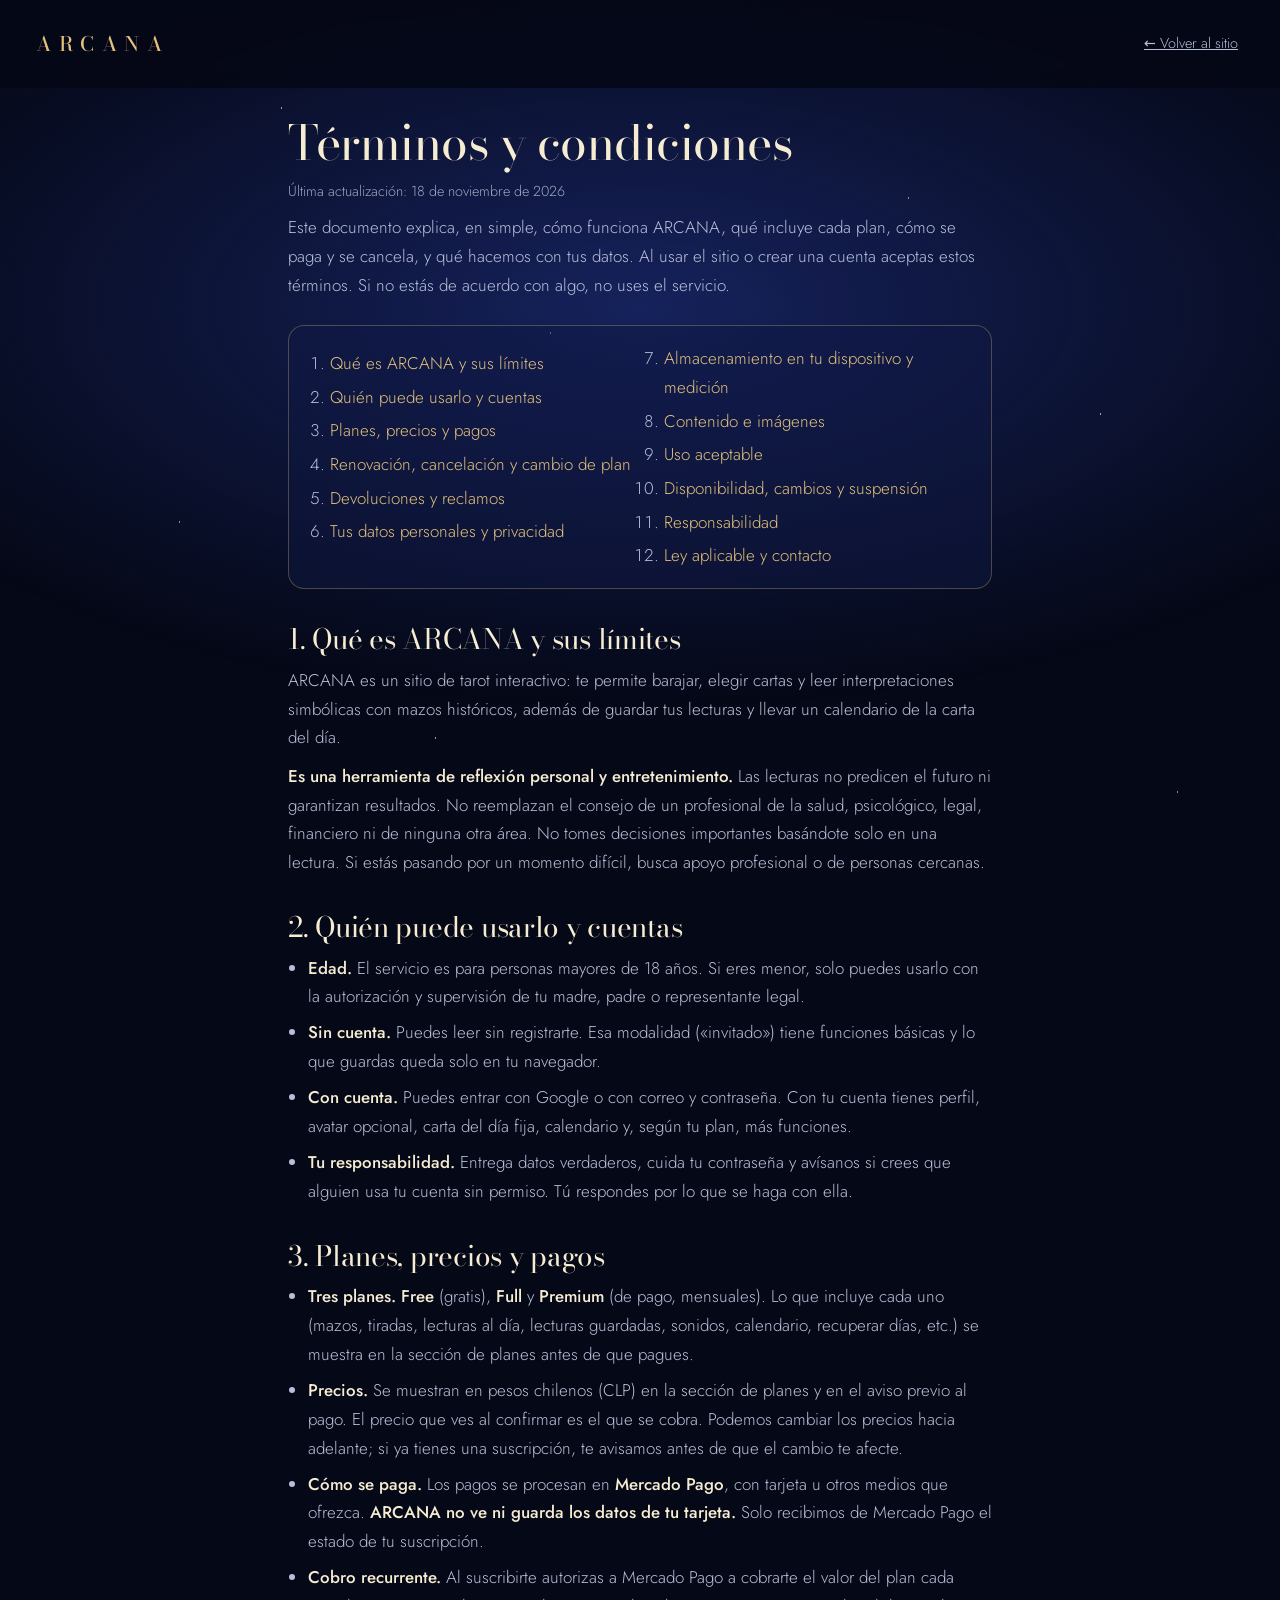
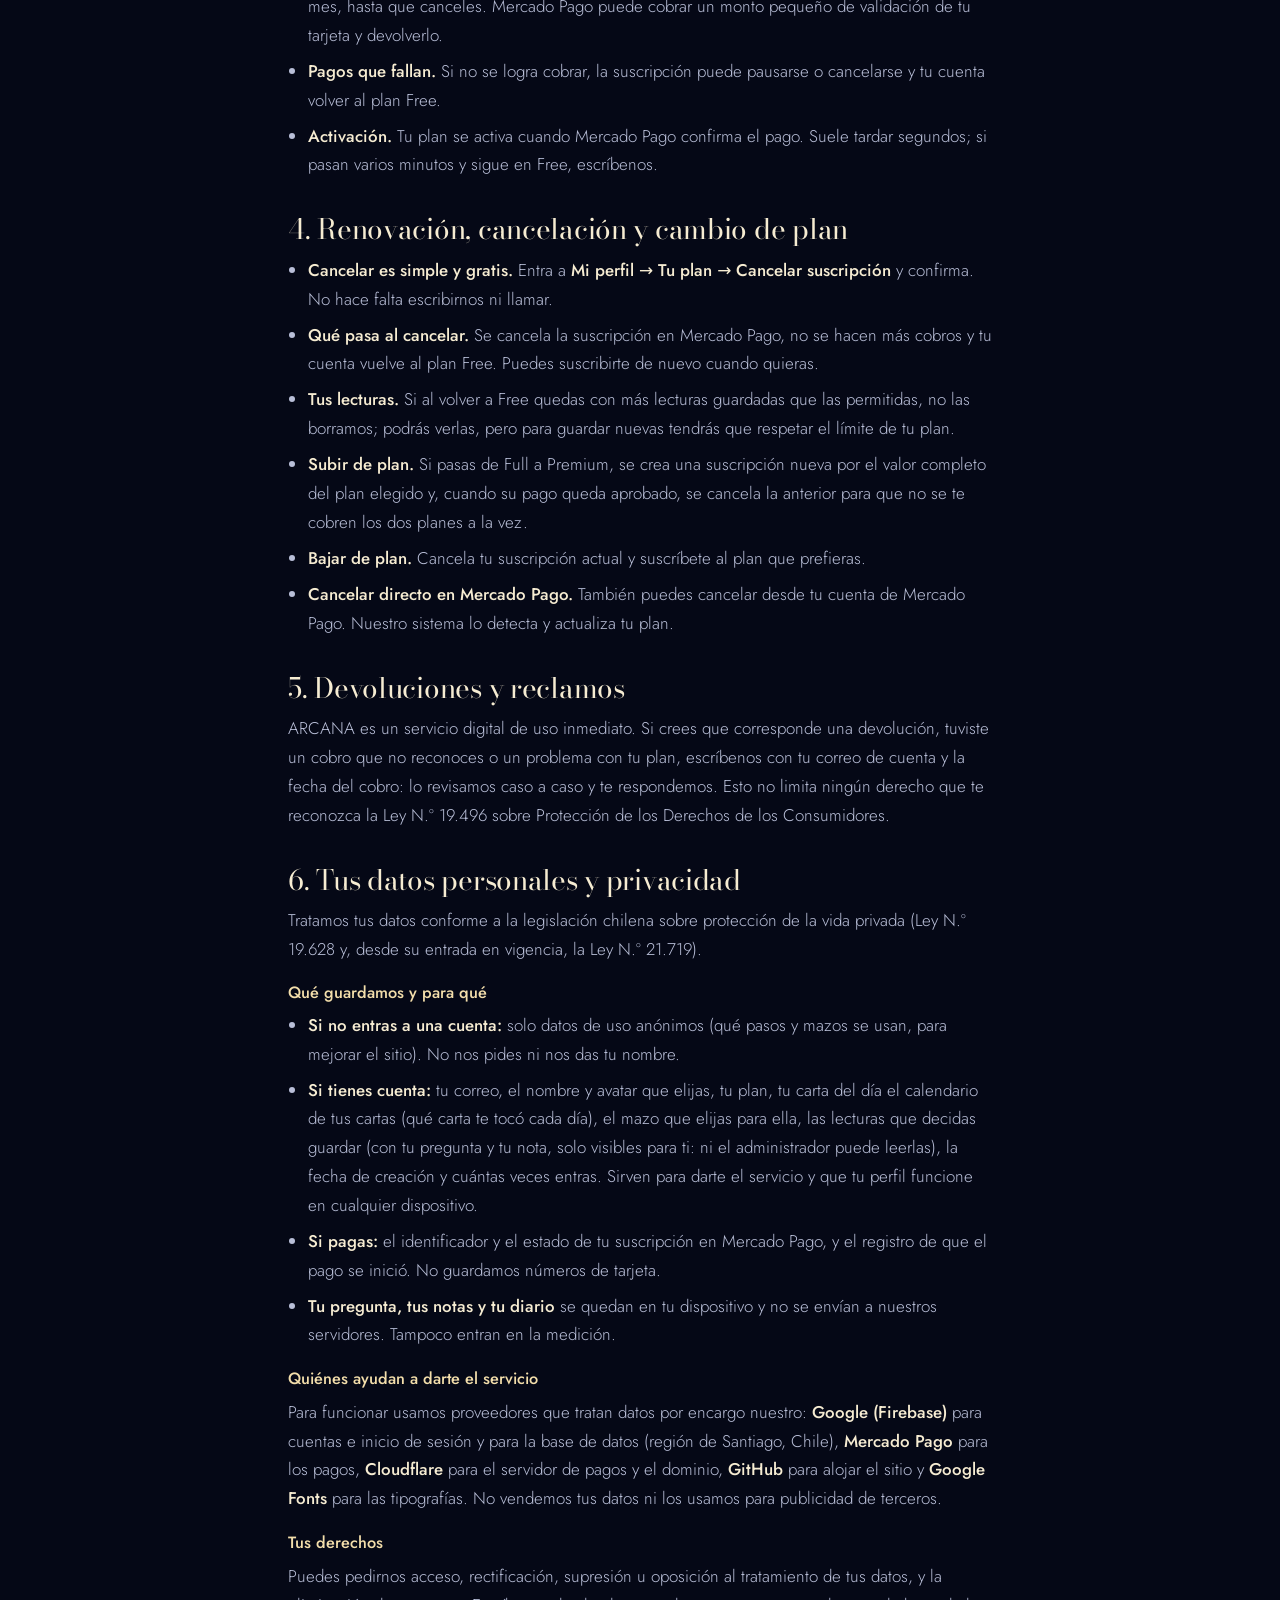
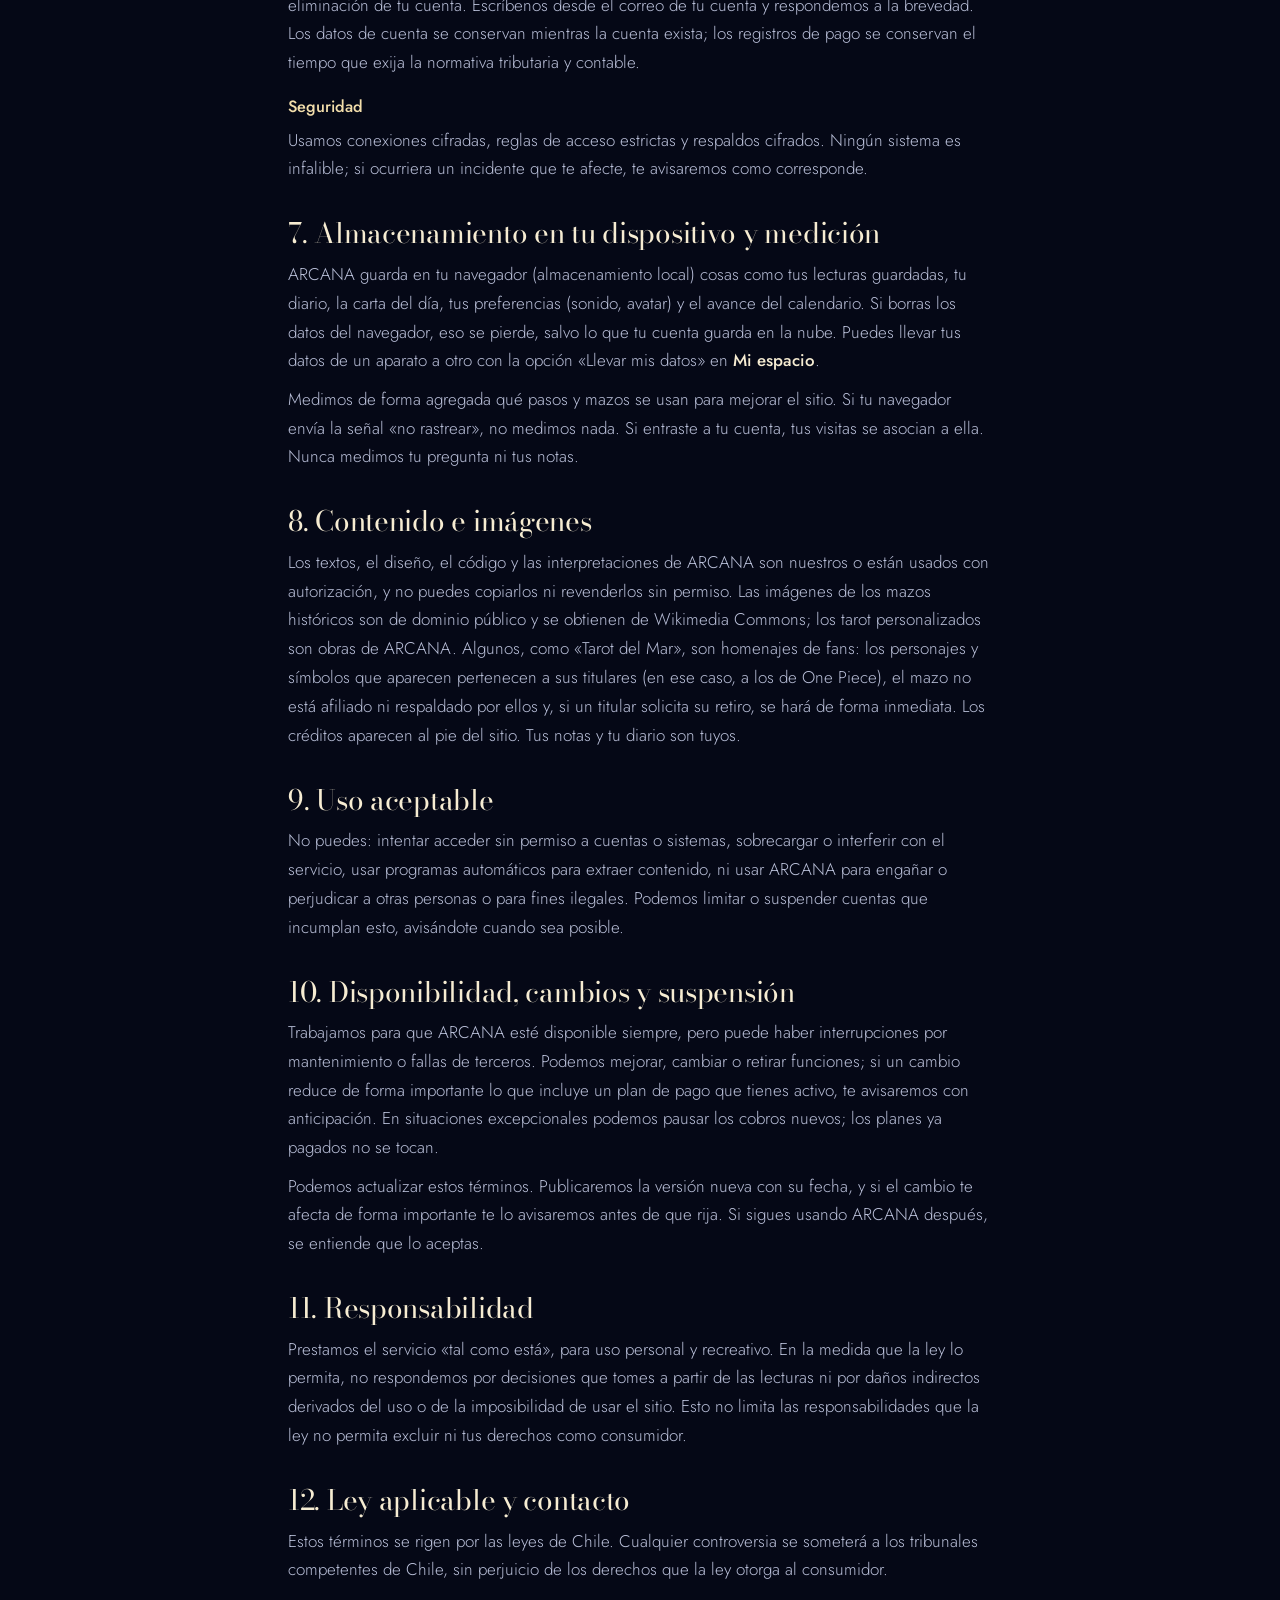
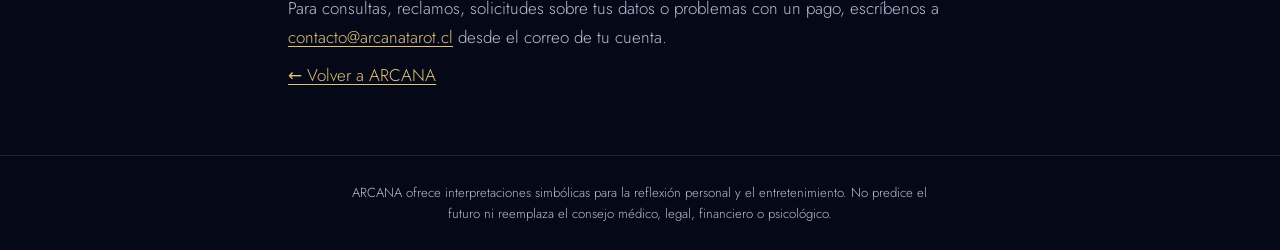
<file: terminos.html>
<!doctype html>
<html lang="es-CL">
<head>
<meta charset="utf-8">
<meta name="viewport" content="width=device-width, initial-scale=1, viewport-fit=cover">
<title>Términos y condiciones — ARCANA</title>
<meta name="description" content="Términos y condiciones de uso, planes y pagos, cancelación, privacidad y protección de datos de ARCANA, tarot interactivo.">
<link rel="canonical" href="https://arcanatarot.cl/terminos.html">
<meta property="og:type" content="website">
<meta property="og:site_name" content="ARCANA">
<meta property="og:url" content="https://arcanatarot.cl/terminos.html">
<meta property="og:title" content="Términos y condiciones — ARCANA">
<meta property="og:locale" content="es_CL">
<meta name="theme-color" content="#101326">
<link rel="preconnect" href="https://fonts.googleapis.com">
<link rel="preconnect" href="https://fonts.gstatic.com" crossorigin>
<link href="https://fonts.googleapis.com/css2?family=Bodoni+Moda:ital,opsz,wght@0,6..96,400;0,6..96,500;1,6..96,400&family=Jost:ital,wght@0,300;0,400;0,500;1,300&display=swap" rel="stylesheet">
<link rel="stylesheet" href="styles.css?v=42">
<link rel="icon" href="/favicon.ico?v=3" sizes="48x48">
<link rel="icon" type="image/png" sizes="32x32" href="/favicon-32.png?v=3">
<link rel="icon" type="image/png" sizes="192x192" href="/favicon-192.png?v=3">
<link rel="apple-touch-icon" href="/apple-touch-icon.png?v=3">
</head>
<body class="pagina-legal">
<header class="barra">
  <a class="marca" href="./" aria-label="ARCANA, volver al inicio">ARCANA</a>
  <nav aria-label="Principal"><a class="enlace" href="./">← Volver al sitio</a></nav>
</header>

<main class="legal" id="contenido">
  <h1>Términos y condiciones</h1>
  <p class="legal-fecha">Última actualización: 18 de noviembre de 2026</p>
  <p class="legal-intro">Este documento explica, en simple, cómo funciona ARCANA, qué incluye cada plan, cómo se paga y se cancela, y qué hacemos con tus datos. Al usar el sitio o crear una cuenta aceptas estos términos. Si no estás de acuerdo con algo, no uses el servicio.</p>

  <nav class="legal-indice" aria-label="Contenido">
    <ol>
      <li><a href="#que-es">Qué es ARCANA y sus límites</a></li>
      <li><a href="#uso">Quién puede usarlo y cuentas</a></li>
      <li><a href="#planes">Planes, precios y pagos</a></li>
      <li><a href="#cancelar">Renovación, cancelación y cambio de plan</a></li>
      <li><a href="#reclamos">Devoluciones y reclamos</a></li>
      <li><a href="#datos">Tus datos personales y privacidad</a></li>
      <li><a href="#almacenamiento">Almacenamiento en tu dispositivo y medición</a></li>
      <li><a href="#contenido-pi">Contenido e imágenes</a></li>
      <li><a href="#conducta">Uso aceptable</a></li>
      <li><a href="#servicio">Disponibilidad, cambios y suspensión</a></li>
      <li><a href="#responsabilidad">Responsabilidad</a></li>
      <li><a href="#ley">Ley aplicable y contacto</a></li>
    </ol>
  </nav>

  <section id="que-es">
    <h2>1. Qué es ARCANA y sus límites</h2>
    <p>ARCANA es un sitio de tarot interactivo: te permite barajar, elegir cartas y leer interpretaciones simbólicas con mazos históricos, además de guardar tus lecturas y llevar un calendario de la carta del día.</p>
    <p><b>Es una herramienta de reflexión personal y entretenimiento.</b> Las lecturas no predicen el futuro ni garantizan resultados. No reemplazan el consejo de un profesional de la salud, psicológico, legal, financiero ni de ninguna otra área. No tomes decisiones importantes basándote solo en una lectura. Si estás pasando por un momento difícil, busca apoyo profesional o de personas cercanas.</p>
  </section>

  <section id="uso">
    <h2>2. Quién puede usarlo y cuentas</h2>
    <ul>
      <li><b>Edad.</b> El servicio es para personas mayores de 18 años. Si eres menor, solo puedes usarlo con la autorización y supervisión de tu madre, padre o representante legal.</li>
      <li><b>Sin cuenta.</b> Puedes leer sin registrarte. Esa modalidad («invitado») tiene funciones básicas y lo que guardas queda solo en tu navegador.</li>
      <li><b>Con cuenta.</b> Puedes entrar con Google o con correo y contraseña. Con tu cuenta tienes perfil, avatar opcional, carta del día fija, calendario y, según tu plan, más funciones.</li>
      <li><b>Tu responsabilidad.</b> Entrega datos verdaderos, cuida tu contraseña y avísanos si crees que alguien usa tu cuenta sin permiso. Tú respondes por lo que se haga con ella.</li>
    </ul>
  </section>

  <section id="planes">
    <h2>3. Planes, precios y pagos</h2>
    <ul>
      <li><b>Tres planes.</b> <b>Free</b> (gratis), <b>Full</b> y <b>Premium</b> (de pago, mensuales). Lo que incluye cada uno (mazos, tiradas, lecturas al día, lecturas guardadas, sonidos, calendario, recuperar días, etc.) se muestra en la sección de planes antes de que pagues.</li>
      <li><b>Precios.</b> Se muestran en pesos chilenos (CLP) en la sección de planes y en el aviso previo al pago. El precio que ves al confirmar es el que se cobra. Podemos cambiar los precios hacia adelante; si ya tienes una suscripción, te avisamos antes de que el cambio te afecte.</li>
      <li><b>Cómo se paga.</b> Los pagos se procesan en <b>Mercado Pago</b>, con tarjeta u otros medios que ofrezca. <b>ARCANA no ve ni guarda los datos de tu tarjeta.</b> Solo recibimos de Mercado Pago el estado de tu suscripción.</li>
      <li><b>Cobro recurrente.</b> Al suscribirte autorizas a Mercado Pago a cobrarte el valor del plan cada mes, hasta que canceles. Mercado Pago puede cobrar un monto pequeño de validación de tu tarjeta y devolverlo.</li>
      <li><b>Pagos que fallan.</b> Si no se logra cobrar, la suscripción puede pausarse o cancelarse y tu cuenta volver al plan Free.</li>
      <li><b>Activación.</b> Tu plan se activa cuando Mercado Pago confirma el pago. Suele tardar segundos; si pasan varios minutos y sigue en Free, escríbenos.</li>
    </ul>
  </section>

  <section id="cancelar">
    <h2>4. Renovación, cancelación y cambio de plan</h2>
    <ul>
      <li><b>Cancelar es simple y gratis.</b> Entra a <b>Mi perfil → Tu plan → Cancelar suscripción</b> y confirma. No hace falta escribirnos ni llamar.</li>
      <li><b>Qué pasa al cancelar.</b> Se cancela la suscripción en Mercado Pago, no se hacen más cobros y tu cuenta vuelve al plan Free. Puedes suscribirte de nuevo cuando quieras.</li>
      <li><b>Tus lecturas.</b> Si al volver a Free quedas con más lecturas guardadas que las permitidas, no las borramos; podrás verlas, pero para guardar nuevas tendrás que respetar el límite de tu plan.</li>
      <li><b>Subir de plan.</b> Si pasas de Full a Premium, se crea una suscripción nueva por el valor completo del plan elegido y, cuando su pago queda aprobado, se cancela la anterior para que no se te cobren los dos planes a la vez.</li>
      <li><b>Bajar de plan.</b> Cancela tu suscripción actual y suscríbete al plan que prefieras.</li>
      <li><b>Cancelar directo en Mercado Pago.</b> También puedes cancelar desde tu cuenta de Mercado Pago. Nuestro sistema lo detecta y actualiza tu plan.</li>
    </ul>
  </section>

  <section id="reclamos">
    <h2>5. Devoluciones y reclamos</h2>
    <p>ARCANA es un servicio digital de uso inmediato. Si crees que corresponde una devolución, tuviste un cobro que no reconoces o un problema con tu plan, escríbenos con tu correo de cuenta y la fecha del cobro: lo revisamos caso a caso y te respondemos. Esto no limita ningún derecho que te reconozca la Ley N.º 19.496 sobre Protección de los Derechos de los Consumidores.</p>
  </section>

  <section id="datos">
    <h2>6. Tus datos personales y privacidad</h2>
    <p>Tratamos tus datos conforme a la legislación chilena sobre protección de la vida privada (Ley N.º 19.628 y, desde su entrada en vigencia, la Ley N.º 21.719).</p>
    <h3>Qué guardamos y para qué</h3>
    <ul>
      <li><b>Si no entras a una cuenta:</b> solo datos de uso anónimos (qué pasos y mazos se usan, para mejorar el sitio). No nos pides ni nos das tu nombre.</li>
      <li><b>Si tienes cuenta:</b> tu correo, el nombre y avatar que elijas, tu plan, tu carta del día el calendario de tus cartas (qué carta te tocó cada día), el mazo que elijas para ella, las lecturas que decidas guardar (con tu pregunta y tu nota, solo visibles para ti: ni el administrador puede leerlas), la fecha de creación y cuántas veces entras. Sirven para darte el servicio y que tu perfil funcione en cualquier dispositivo.</li>
      <li><b>Si pagas:</b> el identificador y el estado de tu suscripción en Mercado Pago, y el registro de que el pago se inició. No guardamos números de tarjeta.</li>
      <li><b>Tu pregunta, tus notas y tu diario</b> se quedan en tu dispositivo y no se envían a nuestros servidores. Tampoco entran en la medición.</li>
    </ul>
    <h3>Quiénes ayudan a darte el servicio</h3>
    <p>Para funcionar usamos proveedores que tratan datos por encargo nuestro: <b>Google (Firebase)</b> para cuentas e inicio de sesión y para la base de datos (región de Santiago, Chile), <b>Mercado Pago</b> para los pagos, <b>Cloudflare</b> para el servidor de pagos y el dominio, <b>GitHub</b> para alojar el sitio y <b>Google Fonts</b> para las tipografías. No vendemos tus datos ni los usamos para publicidad de terceros.</p>
    <h3>Tus derechos</h3>
    <p>Puedes pedirnos acceso, rectificación, supresión u oposición al tratamiento de tus datos, y la eliminación de tu cuenta. Escríbenos desde el correo de tu cuenta y respondemos a la brevedad. Los datos de cuenta se conservan mientras la cuenta exista; los registros de pago se conservan el tiempo que exija la normativa tributaria y contable.</p>
    <h3>Seguridad</h3>
    <p>Usamos conexiones cifradas, reglas de acceso estrictas y respaldos cifrados. Ningún sistema es infalible; si ocurriera un incidente que te afecte, te avisaremos como corresponde.</p>
  </section>

  <section id="almacenamiento">
    <h2>7. Almacenamiento en tu dispositivo y medición</h2>
    <p>ARCANA guarda en tu navegador (almacenamiento local) cosas como tus lecturas guardadas, tu diario, la carta del día, tus preferencias (sonido, avatar) y el avance del calendario. Si borras los datos del navegador, eso se pierde, salvo lo que tu cuenta guarda en la nube. Puedes llevar tus datos de un aparato a otro con la opción «Llevar mis datos» en <b>Mi espacio</b>.</p>
    <p>Medimos de forma agregada qué pasos y mazos se usan para mejorar el sitio. Si tu navegador envía la señal «no rastrear», no medimos nada. Si entraste a tu cuenta, tus visitas se asocian a ella. Nunca medimos tu pregunta ni tus notas.</p>
  </section>

  <section id="contenido-pi">
    <h2>8. Contenido e imágenes</h2>
    <p>Los textos, el diseño, el código y las interpretaciones de ARCANA son nuestros o están usados con autorización, y no puedes copiarlos ni revenderlos sin permiso. Las imágenes de los mazos históricos son de dominio público y se obtienen de Wikimedia Commons; los tarot personalizados son obras de ARCANA. Algunos, como «Tarot del Mar», son homenajes de fans: los personajes y símbolos que aparecen pertenecen a sus titulares (en ese caso, a los de One Piece), el mazo no está afiliado ni respaldado por ellos y, si un titular solicita su retiro, se hará de forma inmediata. Los créditos aparecen al pie del sitio. Tus notas y tu diario son tuyos.</p>
  </section>

  <section id="conducta">
    <h2>9. Uso aceptable</h2>
    <p>No puedes: intentar acceder sin permiso a cuentas o sistemas, sobrecargar o interferir con el servicio, usar programas automáticos para extraer contenido, ni usar ARCANA para engañar o perjudicar a otras personas o para fines ilegales. Podemos limitar o suspender cuentas que incumplan esto, avisándote cuando sea posible.</p>
  </section>

  <section id="servicio">
    <h2>10. Disponibilidad, cambios y suspensión</h2>
    <p>Trabajamos para que ARCANA esté disponible siempre, pero puede haber interrupciones por mantenimiento o fallas de terceros. Podemos mejorar, cambiar o retirar funciones; si un cambio reduce de forma importante lo que incluye un plan de pago que tienes activo, te avisaremos con anticipación. En situaciones excepcionales podemos pausar los cobros nuevos; los planes ya pagados no se tocan.</p>
    <p>Podemos actualizar estos términos. Publicaremos la versión nueva con su fecha, y si el cambio te afecta de forma importante te lo avisaremos antes de que rija. Si sigues usando ARCANA después, se entiende que lo aceptas.</p>
  </section>

  <section id="responsabilidad">
    <h2>11. Responsabilidad</h2>
    <p>Prestamos el servicio «tal como está», para uso personal y recreativo. En la medida que la ley lo permita, no respondemos por decisiones que tomes a partir de las lecturas ni por daños indirectos derivados del uso o de la imposibilidad de usar el sitio. Esto no limita las responsabilidades que la ley no permita excluir ni tus derechos como consumidor.</p>
  </section>

  <section id="ley">
    <h2>12. Ley aplicable y contacto</h2>
    <p>Estos términos se rigen por las leyes de Chile. Cualquier controversia se someterá a los tribunales competentes de Chile, sin perjuicio de los derechos que la ley otorga al consumidor.</p>
    <p>Para consultas, reclamos, solicitudes sobre tus datos o problemas con un pago, escríbenos a <a href="mailto:contacto@arcanatarot.cl">contacto@arcanatarot.cl</a> desde el correo de tu cuenta.</p>
  </section>

  <p class="legal-fin"><a href="./">← Volver a ARCANA</a></p>
</main>

<footer class="pie">
  <p>ARCANA ofrece interpretaciones simbólicas para la reflexión personal y el entretenimiento. No predice el futuro ni reemplaza el consejo médico, legal, financiero o psicológico.</p>
</footer>
</body>
</html>
</file>
<file: styles.css>
:root, .tema-rws {
  --fondo: #050816;
  --halo: #16225c;
  --panel: 16, 26, 68;
  --oro: #e2c17c;
  --oro-claro: #f3deab;
}
.tema-dodal { --fondo: #0c0605; --halo: #5c2814; --panel: 58, 27, 17; --oro: #e9b869; --oro-claro: #f6d9a0; }
.tema-sola { --fondo: #030f0e; --halo: #12463f; --panel: 12, 44, 41; --oro: #d8b077; --oro-claro: #ecd5a8; }
:root {
  --marfil: #f6ecd2;
  --lavanda: #b9bfd8;
  --linea: color-mix(in srgb, var(--oro) 30%, transparent);
  --serif: 'Bodoni Moda', 'Didot', 'Bodoni 72', Georgia, serif;
  --sans: 'Jost', system-ui, -apple-system, 'Segoe UI', sans-serif;
}
/* proporción de carta de cada mazo */
.c-rws { --ar: .578; }
.c-dodal { --ar: .547; }
.c-sola { --ar: .54; --cbg: #24130f; --cln: #cfa56b; }

* { box-sizing: border-box; }
html { -webkit-text-size-adjust: 100%; }
body {
  margin: 0; min-height: 100vh; min-height: 100dvh;
  display: flex; flex-direction: column;
  font-family: var(--sans); font-weight: 300; font-size: 1.06rem; line-height: 1.6; color: var(--marfil);
  background: var(--fondo);
}
[hidden] { display: none !important; }
h1, h2, h3 { font-family: var(--serif); font-weight: 400; line-height: 1.12; margin: 0; color: var(--marfil); }
h1 { font-size: clamp(2.3rem, 9vw, 4.2rem); letter-spacing: -.01em; }
h1 em { color: var(--oro); font-style: italic; font-weight: 400; }
h2 { font-size: clamp(1.9rem, 6.4vw, 2.8rem); }
h3 { font-size: 1.4rem; }
h1:focus, h2:focus { outline: none; }
p { margin: 0; }
button { font: inherit; color: inherit; cursor: pointer; }
:focus-visible { outline: 2px solid var(--marfil); outline-offset: 3px; border-radius: 6px; }

.salto { position: absolute; left: -999px; top: 8px; background: var(--marfil); color: #101326; padding: 8px 14px; border-radius: 8px; z-index: 50; }
.salto:focus { left: 8px; }

.barra { display: flex; align-items: center; justify-content: space-between; padding: 14px 16px; gap: 8px; position: sticky; top: 0; z-index: 40; background: color-mix(in srgb, var(--fondo) 86%, transparent); -webkit-backdrop-filter: blur(10px); backdrop-filter: blur(10px); }
.marca { background: none; border: 0; font-family: var(--serif); font-size: 1.4rem; letter-spacing: .34em; color: var(--oro); padding: 10px 4px; }
.barra nav { display: flex; gap: 2px; }
.enlace { background: none; border: 0; color: var(--lavanda); font-size: .9rem; padding: 12px 10px; min-height: 44px; border-radius: 8px; }
.enlace:hover { color: var(--marfil); }

main { flex: 1; width: 100%; max-width: 1120px; margin: 0 auto; padding: 8px 16px 48px; }
.vista { animation: entra .5s ease both; }
.estrecha { max-width: 640px; margin: 0 auto; }
.centro { text-align: center; }
@keyframes entra { from { opacity: 0; transform: translateY(10px); } to { opacity: 1; transform: none; } }

.sobre { font-size: .76rem; letter-spacing: .26em; text-transform: uppercase; color: var(--oro); margin-bottom: 14px; }
.bajada { color: var(--lavanda); font-size: 1.05rem; margin-top: 12px; max-width: 36em; }
.centro .bajada, .bajada.centro { margin-left: auto; margin-right: auto; text-align: center; }
.nota { color: var(--lavanda); font-size: .85rem; margin-top: 16px; }
.nota.izq { margin-top: 8px; }
.estado { color: var(--oro); min-height: 1.6em; margin-top: 10px; font-size: .98rem; }

.adorno { display: flex; align-items: center; justify-content: center; margin: 0 auto 22px; max-width: 260px; min-height: 22px;
  background: no-repeat center / 20px 20px url("data:image/svg+xml,%3Csvg xmlns='http://www.w3.org/2000/svg' viewBox='0 0 24 24'%3E%3Cpath d='M12 1l2.6 8.4L23 12l-8.4 2.6L12 23l-2.6-8.4L1 12l8.4-2.6z' fill='%23D9BE84'/%3E%3C/svg%3E"); }
.adorno::before, .adorno::after { content: ''; flex: 1; height: 1px; background: linear-gradient(90deg, transparent, var(--oro)); }
.adorno::before { margin-right: 22px; }
.adorno::after { margin-left: 22px; transform: scaleX(-1); }

.acciones { display: flex; flex-wrap: wrap; gap: 12px; margin-top: 26px; }
.centro .acciones { justify-content: center; }
.btn { min-height: 48px; padding: 12px 24px; border-radius: 999px; border: 1px solid var(--linea); background: rgba(var(--panel), .55); color: var(--marfil); font-weight: 500; transition: background .2s, border-color .2s, transform .2s, box-shadow .2s; }
.btn:hover { border-color: var(--oro); background: rgba(var(--panel), .95); }
.btn:active { transform: scale(.98); }
.btn.primario { background: linear-gradient(180deg, var(--oro-claro), var(--oro)); color: #1a1730; border-color: var(--oro); font-weight: 600; box-shadow: 0 6px 22px color-mix(in srgb, var(--oro) 28%, transparent); }
.btn.primario:hover { background: var(--oro-claro); }
.btn[disabled] { opacity: .45; cursor: not-allowed; box-shadow: none; }
.btn.chico { min-height: 44px; padding: 8px 16px; font-size: .9rem; }

.cabecera { display: flex; justify-content: space-between; align-items: center; margin-bottom: 14px; }
.volver { background: none; border: 0; color: var(--lavanda); padding: 12px 8px 12px 0; min-height: 44px; }
.volver:hover { color: var(--marfil); }
.paso { font-size: .76rem; letter-spacing: .2em; text-transform: uppercase; color: var(--lavanda); }

/* ---------- cartas ---------- */
.carta { display: block; aspect-ratio: var(--ar, .58); border-radius: 5.5% / 3.2%; overflow: hidden; background: #d9cdb4; box-shadow: 0 10px 26px rgba(0,0,0,.5); }
.carta img, .carta svg { display: block; width: 100%; height: 100%; object-fit: cover; }
.cb { fill: var(--cbg); }
.ln { fill: none; stroke: var(--cln); stroke-width: 1.2; stroke-linecap: round; stroke-linejoin: round; }
.ln.fino { stroke-width: .5; opacity: .6; }
.ln.ds { stroke-dasharray: 1.5 3.5; }
.fl { fill: var(--cln); stroke: none; }

/* abanico de cartas */
.abanico, .hero-cartas { position: relative; display: block; --w: 96px; --paso: 13deg; height: calc(var(--w) * 2.05); }
.abanico .carta, .hero-cartas .carta { position: absolute; width: var(--w); left: 50%; top: 5%; margin-left: calc(var(--w) / -2); transform-origin: 50% 135%; transform: rotate(calc(var(--n) * var(--paso))); transition: transform .45s cubic-bezier(.2,.7,.2,1); }
.abanico .carta:nth-child(1) { --n: -1; } .abanico .carta:nth-child(2) { --n: 0; } .abanico .carta:nth-child(3) { --n: 1; }
.cinco .carta:nth-child(1), .hero-cartas .carta:nth-child(1) { --n: -2; }
.cinco .carta:nth-child(2), .hero-cartas .carta:nth-child(2) { --n: -1; }
.cinco .carta:nth-child(3), .hero-cartas .carta:nth-child(3) { --n: 0; }
.cinco .carta:nth-child(4), .hero-cartas .carta:nth-child(4) { --n: 1; }
.cinco .carta:nth-child(5), .hero-cartas .carta:nth-child(5) { --n: 2; }
.cinco, .hero-cartas { --paso: 10.5deg; }

/* ---------- inicio ---------- */
.hero { display: grid; gap: 30px; padding: 22px 0 10px; align-items: center; }
.hero-cartas { --w: 112px; max-width: 380px; width: 100%; margin: 0 auto; }
.hero-cartas .carta { animation: abre 1.1s cubic-bezier(.2,.7,.2,1) backwards; }
@keyframes abre { from { opacity: 0; transform: rotate(0) translateY(24px); } }
.hero-cartas::after { content: ''; position: absolute; inset: 10% 0 -6%; z-index: -1; background: radial-gradient(closest-side, color-mix(in srgb, var(--oro) 26%, transparent), transparent); }

.seccion, .como, .planes { margin-top: 72px; }
.seccion h2, .como h2, .planes h2 { text-align: center; }
.vitrina { list-style: none; padding: 0; margin: 30px 0 0; display: grid; gap: 16px; }
.vit { padding: 22px 18px 24px; border-radius: 20px; text-align: center; border: 1px solid var(--linea); background: radial-gradient(120% 90% at 50% 0%, rgba(var(--panel), .95), var(--fondo)); }
.vit .abanico { --w: 92px; margin-bottom: 12px; }
.vit p { color: var(--lavanda); font-size: .94rem; margin-top: 6px; }
.precio { display: block; color: var(--oro) !important; font-size: .74rem !important; letter-spacing: .2em; text-transform: uppercase; }
.pasos { list-style: none; padding: 0; margin: 28px 0 0; display: grid; gap: 14px; }
.pasos li { display: flex; gap: 16px; padding: 22px; border: 1px solid var(--linea); border-radius: 18px; background: rgba(var(--panel), .35); }
.pasos span { font-family: var(--serif); font-size: 2rem; line-height: 1; color: var(--oro); min-width: 1.4em; }
.pasos p, .plan-lista p { color: var(--lavanda); font-size: .95rem; margin-top: 6px; }
.plan-lista { list-style: none; padding: 0; margin: 28px 0 0; display: grid; gap: 14px; }
.plan-lista li { padding: 22px; border: 1px solid var(--linea); border-radius: 18px; background: rgba(var(--panel), .35); }
.plan-lista .precio { margin-top: 8px; }

/* ---------- mazos ---------- */
.mazos { display: grid; gap: 18px; margin-top: 26px; }
.mazo { display: block; width: 100%; text-align: left; padding: 22px 18px 24px; border-radius: 22px; border: 1px solid var(--linea); color: inherit; background: radial-gradient(120% 80% at 50% 0%, rgba(var(--panel), 1), var(--fondo) 85%); transition: border-color .25s, transform .25s, box-shadow .25s; }
.mazo:hover { border-color: var(--oro); transform: translateY(-3px); box-shadow: 0 18px 40px rgba(0,0,0,.4); }
.mazo .abanico { --w: 96px; margin-bottom: 18px; }
.mazo .ficha { display: block; }
.mazo h3 { font-size: 1.75rem; margin-top: 6px; }
.mazo p { color: var(--lavanda); font-size: .95rem; margin-top: 8px; }
.etiqueta { display: inline-block; margin-top: 14px; font-size: .7rem; letter-spacing: .14em; text-transform: uppercase; color: var(--oro); border: 1px solid var(--linea); border-radius: 999px; padding: 4px 12px; }
.elegir { display: block; margin-top: 16px; color: var(--oro-claro); font-weight: 600; }

/* ---------- intención ---------- */
.chips { display: flex; flex-wrap: wrap; gap: 10px; margin-top: 24px; }
.chip { min-height: 44px; padding: 8px 16px; border-radius: 999px; border: 1px solid var(--linea); background: transparent; color: var(--marfil); }
.chip[aria-checked="true"] { background: var(--oro); border-color: var(--oro); color: #1a1730; font-weight: 600; }
.campo { display: block; margin-top: 28px; font-weight: 500; }
.campo span { color: var(--lavanda); font-weight: 400; }
textarea { width: 100%; margin-top: 8px; padding: 14px; border-radius: 14px; border: 1px solid var(--linea); background: rgba(0,0,0,.3); color: var(--marfil); font: inherit; resize: vertical; }
textarea::placeholder { color: #9993ab; }

/* ---------- tiradas ---------- */
.tiradas { display: grid; gap: 14px; margin-top: 26px; }
.tirada { text-align: left; padding: 22px; border-radius: 18px; border: 1px solid var(--linea); background: rgba(var(--panel), .45); color: inherit; transition: border-color .2s, transform .2s; }
.tirada:hover { border-color: var(--oro); transform: translateY(-2px); }
.tirada p { color: var(--lavanda); font-size: .94rem; margin-top: 6px; }
.tirada .mini { display: flex; gap: 6px; margin-bottom: 14px; }
.tirada .mini i { width: 22px; height: 36px; border-radius: 3px; border: 1px solid var(--oro); background: color-mix(in srgb, var(--oro) 14%, transparent); }
.tirada ol { margin: 12px 0 0; padding: 0; list-style: none; display: flex; flex-wrap: wrap; gap: 6px; }
.tirada ol li { font-size: .78rem; color: var(--marfil); border: 1px solid var(--linea); border-radius: 999px; padding: 2px 10px; }

/* ---------- barajar ---------- */
.pila { position: relative; display: block; width: 160px; height: 310px; margin: 30px auto 6px; background: none; border: 0; padding: 0; }
.pila .carta { position: absolute; left: 0; top: 14px; width: 160px; transform: translate(calc(var(--i) * -1px), calc(var(--i) * -1.5px)); }
.pila.mezcla .carta { animation: mezcla .85s cubic-bezier(.4,0,.2,1) both; animation-delay: calc(var(--i) * 40ms); }
@keyframes mezcla {
  0% { transform: translate(calc(var(--i) * -1px), calc(var(--i) * -1.5px)); }
  40% { transform: translate(calc(var(--d) * 96px), calc(var(--i) * -5px)) rotate(calc(var(--d) * 12deg)); }
  100% { transform: translate(calc(var(--i) * -1px), calc(var(--i) * -1.5px)); }
}

/* ---------- mesa: las 78 cartas solapadas sobre el tapete ---------- */
.tapete { margin: 18px 0 110px; padding: 20px 12px 24px; border-radius: 22px; border: 1px solid var(--linea); background: radial-gradient(130% 90% at 50% 0%, rgba(var(--panel), 1), rgba(var(--panel), .3)); box-shadow: inset 0 0 70px rgba(0,0,0,.5); }
.mesa { display: grid; grid-template-columns: repeat(10, 1fr); padding-right: 6.4%; row-gap: 16px; }
.mesa button { position: relative; width: 168%; background: none; border: 0; padding: 0; border-radius: 4px; transform: rotate(var(--g)); transition: transform .25s cubic-bezier(.2,.7,.2,1); animation: reparte .45s cubic-bezier(.2,.7,.2,1) backwards; animation-delay: calc(var(--k) * 5ms); }
@keyframes reparte { from { opacity: 0; transform: translateY(-26px) scale(.8); } }
.mesa .carta { box-shadow: 0 0 0 1px rgba(20,12,8,.8), -3px 0 0 rgba(0,0,0,.28); }
.mesa button:hover, .mesa button:focus-visible { transform: translateY(-8px); z-index: 2; }
.mesa button[aria-pressed="true"] { transform: translateY(-14px); z-index: 3; }
.mesa button[aria-pressed="true"] .carta { box-shadow: 0 0 0 2px var(--fondo), 0 0 0 5px var(--oro), 0 12px 26px rgba(0,0,0,.7); }
.mesa .orden { position: absolute; left: 50%; top: 50%; transform: translate(-50%, -50%); width: 28px; height: 28px; border-radius: 50%; background: #101326; color: var(--marfil); border: 1.5px solid var(--oro-claro); font-weight: 600; font-size: .9rem; display: grid; place-items: center; }
.acciones.fija { position: fixed; left: 0; right: 0; bottom: 0; margin: 0; padding: 14px 16px calc(14px + env(safe-area-inset-bottom)); justify-content: center; background: linear-gradient(transparent, var(--fondo) 38%); z-index: 5; }
.acciones.fija .btn { width: 100%; max-width: 420px; }

/* ---------- lectura ---------- */
.ranuras { display: flex; justify-content: center; gap: 12px; margin-top: 22px; }
.ranura { flex: 0 1 220px; min-width: 0; text-align: center; }
.ranuras.una .ranura { flex-basis: 270px; max-width: 68vw; }
.pos { font-size: .72rem; letter-spacing: .18em; text-transform: uppercase; color: var(--oro); }
.ranura .pos { margin-bottom: 10px; }
.ranura .nombre { font-family: var(--serif); font-size: 1.15rem; margin-top: 12px; min-height: 1.4em; line-height: 1.2; }
.giro { display: block; width: 100%; background: none; border: 0; padding: 0; perspective: 1000px; border-radius: 8px; }
.giro .dentro { position: relative; display: block; transform-style: preserve-3d; transition: transform .9s cubic-bezier(.3,.7,.2,1); }
.giro .lado { backface-visibility: hidden; -webkit-backface-visibility: hidden; }
.giro .frente { position: absolute; inset: 0; transform: rotateY(180deg); }
.giro.vista-carta .dentro { transform: rotateY(180deg); }
.giro.vista-carta { cursor: zoom-in; }
.giro:not(.vista-carta):hover .dentro { transform: translateY(-5px); }

.interpretacion { max-width: 700px; margin: 44px auto 0; animation: entra .6s ease both; }
.interpretacion > * + * { margin-top: 28px; }
.interpretacion .intro { font-family: var(--serif); font-size: 1.4rem; line-height: 1.42; color: var(--marfil); text-align: center; }
.interpretacion .cita { color: var(--lavanda); font-style: italic; margin-top: 10px; font-size: 1rem; text-align: center; }
.bloque { display: grid; grid-template-columns: 84px 1fr; gap: 16px; padding-top: 26px; border-top: 1px solid var(--linea); align-items: start; }
.ver { background: none; border: 0; padding: 0; cursor: zoom-in; border-radius: 6px; }
.bloque .carta { box-shadow: 0 4px 14px rgba(0,0,0,.5); }
.claves { color: var(--lavanda); font-size: .88rem; margin-top: 2px; }
.bloque .texto { margin-top: 10px; }
.nota-mazo { margin-top: 10px; font-size: .88rem; color: var(--lavanda); font-style: italic; padding-left: 12px; border-left: 2px solid var(--linea); }
.sintesis { padding: 26px; border-radius: 20px; background: rgba(var(--panel), .6); border: 1px solid var(--linea); }
.sintesis p { margin-top: 10px; }
.interpretacion ul { margin: 12px 0 0; padding-left: 1.1em; }
.interpretacion li + li { margin-top: 8px; }
.interpretacion li::marker { color: var(--oro); }
.descargo { font-size: .85rem; color: var(--lavanda); }
.cierre { padding-top: 24px; border-top: 1px solid var(--linea); }
.cierre textarea { margin-top: 12px; }

/* ---------- visor de carta ---------- */
.visor { border: 1px solid var(--linea); border-radius: 22px; padding: 26px 22px 24px; width: min(92vw, 400px); max-height: 92dvh; overflow: auto; text-align: center; color: var(--marfil); background: radial-gradient(120% 70% at 50% 0%, rgba(var(--panel), 1), var(--fondo) 80%), var(--fondo); }
.visor::backdrop { background: rgba(4, 5, 12, .84); }
.visor .carta { width: min(70vw, 290px); margin: 0 auto 18px; box-shadow: 0 18px 50px rgba(0,0,0,.7); }
.visor .credito { margin-top: 14px; font-size: .8rem; color: var(--lavanda); }
.visor .nota-mazo { text-align: left; }
.cerrar { position: absolute; right: 8px; top: 6px; width: 44px; height: 44px; border-radius: 50%; border: 0; background: none; color: var(--lavanda); font-size: 1.8rem; line-height: 1; }
.cerrar:hover { color: var(--marfil); }

/* ---------- mi espacio ---------- */
.registro { margin-top: 18px; padding: 20px; border-radius: 16px; border: 1px solid var(--linea); background: rgba(var(--panel), .35); }
.registro .fecha { font-size: .78rem; letter-spacing: .14em; text-transform: uppercase; color: var(--oro); }
.registro .mini-cartas { display: flex; gap: 10px; margin: 12px 0; }
.registro .mini-cartas .carta { width: 64px; box-shadow: 0 3px 8px rgba(0,0,0,.4); }
.registro p { color: var(--lavanda); font-size: .94rem; }
.registro .nota-propia { color: var(--marfil); margin-top: 10px; white-space: pre-wrap; }
.vacio { margin-top: 30px; padding: 30px 20px; border: 1px dashed var(--linea); border-radius: 16px; text-align: center; color: var(--lavanda); }

.pie { padding: 26px 16px calc(26px + env(safe-area-inset-bottom)); text-align: center; color: var(--lavanda); font-size: .82rem; border-top: 1px solid color-mix(in srgb, var(--oro) 14%, transparent); }
.pie p { max-width: 46em; margin: 0 auto; }
.pie .tenue { margin-top: 8px; opacity: .85; }
.creditos { list-style: none; padding: 0; margin: 14px 0 0; }
body.con-fija .pie { padding-bottom: 110px; }

.aviso { position: fixed; left: 50%; bottom: 24px; transform: translate(-50%, 20px); background: var(--marfil); color: #101326; padding: 10px 18px; border-radius: 999px; font-size: .92rem; font-weight: 500; opacity: 0; pointer-events: none; transition: opacity .25s, transform .25s; z-index: 30; max-width: calc(100vw - 32px); text-align: center; }
.aviso.ver { opacity: 1; transform: translate(-50%, 0); }

@media (min-width: 720px) {
  main { padding: 16px 32px 72px; }
  .barra { padding: 18px 32px; }
  .hero { grid-template-columns: 1.05fr .95fr; padding-top: 44px; gap: 20px; }
  .hero-cartas { --w: 150px; max-width: 520px; }
  .pasos, .plan-lista, .tiradas, .vitrina, .mazos { grid-template-columns: repeat(3, 1fr); }
  .pasos li { flex-direction: column; }
  .vit .abanico { --w: 104px; }
  .mazo .abanico { --w: 92px; --paso: 9deg; }
  .mesa { grid-template-columns: repeat(20, 1fr); padding-right: 4.76%; row-gap: 22px; }
  .mesa button { width: 200%; }
  .tapete { padding: 30px 26px 34px; }
  .ranuras { gap: 30px; }
  .bloque { grid-template-columns: 110px 1fr; gap: 24px; }
}
@media (min-width: 1000px) {
  .mesa { grid-template-columns: repeat(26, 1fr); }
  .mesa button { width: 230%; }
  .mazo .abanico { --w: 112px; }
}

/* ---------- animaciones ---------- */
body::before, body::after { content: ''; position: fixed; inset: 0; z-index: -1; pointer-events: none; }
body::before { background: radial-gradient(95% 62% at 50% 34%, var(--halo) 0%, transparent 72%); }
body::after { opacity: .5; animation: titila 7s ease-in-out infinite; will-change: opacity;
  background:
    radial-gradient(1.6px 1.6px at 22% 12%, #fff 50%, transparent 51%),
    radial-gradient(1.2px 1.2px at 71% 22%, var(--oro-claro) 50%, transparent 51%),
    radial-gradient(1.4px 1.4px at 43% 37%, #fff 50%, transparent 51%),
    radial-gradient(1.2px 1.2px at 86% 46%, #fff 50%, transparent 51%),
    radial-gradient(1.6px 1.6px at 14% 58%, var(--oro-claro) 50%, transparent 51%),
    radial-gradient(1.2px 1.2px at 60% 68%, #fff 50%, transparent 51%),
    radial-gradient(1.4px 1.4px at 34% 82%, #fff 50%, transparent 51%),
    radial-gradient(1.2px 1.2px at 92% 88%, var(--oro-claro) 50%, transparent 51%),
    radial-gradient(1px 1px at 8% 30%, #fff 50%, transparent 51%),
    radial-gradient(1px 1px at 52% 8%, #fff 50%, transparent 51%),
    radial-gradient(1px 1px at 78% 72%, #fff 50%, transparent 51%); }
@keyframes titila { 0%, 100% { opacity: .35; } 50% { opacity: .8; } }

h1 em { background: linear-gradient(100deg, var(--oro) 20%, #fff3d0 45%, var(--oro) 70%); -webkit-background-clip: text; background-clip: text; color: transparent; }
@keyframes brillo { from { background-position: 120% 0; } to { background-position: -120% 0; } }

.hero-cartas .carta { animation: abre 1.1s cubic-bezier(.2,.7,.2,1) backwards, flota 7s ease-in-out infinite; animation-delay: calc(var(--n) * 90ms + 180ms), calc(var(--n) * -1.3s); }
@keyframes flota { 0%, 100% { translate: 0 0; } 50% { translate: 0 -9px; } }
.hero-cartas:hover { --paso: 13.5deg; }
.hero-cartas::after { animation: late 6s ease-in-out infinite; }
@keyframes late { 0%, 100% { opacity: .6; transform: scale(.94); } 50% { opacity: 1; transform: scale(1.06); } }

.hero .btn.primario { position: relative; overflow: hidden; }
.hero .btn.primario::after { content: ''; position: absolute; inset: 0; background: linear-gradient(105deg, transparent 35%, rgba(255,255,255,.65) 50%, transparent 65%); transform: translateX(-120%); animation: destello 4.5s ease-in-out 1.5s infinite; }
@keyframes destello { 0%, 60% { transform: translateX(-120%); } 85%, 100% { transform: translateX(120%); } }

.mazo:hover .abanico, .vit:hover .abanico { --paso: 14deg; }
.mazo:hover .cinco { --paso: 12.5deg; }
.mazo .elegir { transition: letter-spacing .3s; }
.mazo:hover .elegir { letter-spacing: .04em; }

.ranura { position: relative; }
.ranura.brilla::before { content: ''; position: absolute; left: 50%; top: 46%; width: 150%; aspect-ratio: 1; translate: -50% -50%; z-index: -1; pointer-events: none; border-radius: 50%; background: radial-gradient(closest-side, color-mix(in srgb, var(--oro-claro) 60%, transparent), transparent); animation: destapa 1.6s ease-out both; }
@keyframes destapa { 0% { opacity: 0; scale: .4; } 35% { opacity: 1; } 100% { opacity: .35; scale: 1; } }
.ranura .nombre { transition: opacity .6s .5s; }
.ranura .nombre:empty { opacity: 0; }

.interpretacion > * { animation: entra .7s ease both; }
.interpretacion > :nth-child(2) { animation-delay: .1s; } .interpretacion > :nth-child(3) { animation-delay: .22s; }
.interpretacion > :nth-child(4) { animation-delay: .34s; } .interpretacion > :nth-child(5) { animation-delay: .46s; }
.interpretacion > :nth-child(n+6) { animation-delay: .58s; }
.visor[open] { animation: asoma .35s cubic-bezier(.2,.8,.2,1); }
.visor[open] .carta { animation: asoma .5s cubic-bezier(.2,.8,.2,1) .05s backwards; }
@keyframes asoma { from { opacity: 0; transform: translateY(16px) scale(.94); } }

@media (prefers-reduced-motion: no-preference) {
  .js .revela { opacity: 0; transform: translateY(26px); transition: opacity .8s ease, transform .8s cubic-bezier(.2,.7,.2,1); transition-delay: calc(var(--r, 0) * 110ms); }
  .js .revela.visto { opacity: 1; transform: none; }
  .js .revela:not(.visto) .abanico { --paso: 0deg; }
  .js .revela .abanico .carta { transition-duration: .9s; transition-delay: calc(var(--r, 0) * 110ms + 250ms); }
}

/* ---------- estilo Celeste ---------- */
.sr { position: absolute; width: 1px; height: 1px; overflow: hidden; clip-path: inset(50%); white-space: nowrap; }
.hero { display: block; text-align: center; padding-top: 18px; }
.hero h1 { font-size: clamp(2.2rem, 7.2vw, 4.3rem); line-height: 1.1; position: relative; z-index: 2; text-shadow: 0 2px 30px var(--fondo); }
.hero .bajada { margin-left: auto; margin-right: auto; position: relative; z-index: 2; max-width: 40em; }
.hero .acciones { justify-content: center; position: relative; z-index: 2; margin-top: 0; }
.hero .btn.primario::after { display: none; }
.cielo { position: relative; width: min(100%, 600px); aspect-ratio: 1; margin: 4px auto -38px; }
.rueda { color: var(--oro); position: absolute; inset: 0; pointer-events: none; will-change: transform; animation: gira 140s linear infinite; }
.rueda.dos { inset: 17%; animation-duration: 95s; animation-direction: reverse; }
.rueda svg { display: block; width: 100%; height: 100%; overflow: visible; }
@keyframes gira { to { transform: rotate(360deg); } }
.trio { position: absolute; inset: 0; display: grid; place-items: center; }
.trio .carta { position: absolute; width: 27%; box-shadow: 0 0 0 1px color-mix(in srgb, var(--oro) 60%, transparent), 0 20px 50px rgba(0,0,0,.7), 0 0 60px color-mix(in srgb, var(--oro) 24%, transparent); animation: abre 1.2s cubic-bezier(.2,.7,.2,1) backwards, flota 8s ease-in-out infinite; }
.trio .carta:nth-child(1) { transform: translateX(-88%) rotate(-9deg); animation-delay: .25s, -2s; }
.trio .carta:nth-child(2) { z-index: 2; width: 30%; animation-delay: .1s, 0s; }
.trio .carta:nth-child(3) { transform: translateX(88%) rotate(9deg); animation-delay: .4s, -5s; }
@keyframes abre { from { opacity: 0; transform: translateY(30px) scale(.9); } }

.btn { font-weight: 400; letter-spacing: .03em; }
.btn.primario { background: rgba(var(--panel), .8); color: var(--marfil); border: 1px solid var(--oro); font-weight: 400; box-shadow: 0 0 26px color-mix(in srgb, var(--oro) 30%, transparent), inset 0 0 18px color-mix(in srgb, var(--oro) 14%, transparent); }
.btn.primario:hover { background: color-mix(in srgb, var(--oro) 22%, rgb(var(--panel))); }
.btn.primario[disabled] { animation: none; box-shadow: none; }
@keyframes pulso { 50% { box-shadow: 0 0 44px color-mix(in srgb, var(--oro) 55%, transparent), inset 0 0 22px color-mix(in srgb, var(--oro) 25%, transparent); } }
.chip[aria-checked="true"] { background: color-mix(in srgb, var(--oro) 24%, rgb(var(--panel))); color: var(--marfil); font-weight: 400; box-shadow: 0 0 18px color-mix(in srgb, var(--oro) 30%, transparent); }

.lunas { display: inline-flex; gap: 9px; vertical-align: middle; }
.lunas i { width: 13px; height: 13px; border-radius: 50%; border: 1px solid var(--oro); }
.lunas i.llena { background: var(--oro); }
.lunas i.actual { background: linear-gradient(90deg, var(--oro) 50%, transparent 50%); box-shadow: 0 0 12px color-mix(in srgb, var(--oro) 70%, transparent); }

.orbita { position: relative; display: grid; place-items: center; width: min(100%, 440px); aspect-ratio: 1; margin: 8px auto 0; }
.orbita .pila { margin: 0; }
.orbita.ancha { width: 100%; aspect-ratio: auto; display: block; margin-top: 0; }
.orbita.ancha .rueda { inset: auto; left: 50%; top: 50%; width: min(118%, 620px); aspect-ratio: 1; translate: -50% -50%; opacity: .55; z-index: -1; }
.vista h2 { letter-spacing: .01em; }
#v-mazo h2, #v-mazo > .bajada, #v-tirada h2, #v-tirada > .bajada, #v-elegir h2, #v-elegir > .estado, #v-lectura > h2, #v-lectura > .estado, #v-intencion h2, #v-intencion > .bajada { text-align: center; margin-left: auto; margin-right: auto; }
#v-lectura > .acciones, #v-intencion > .acciones { justify-content: center; }
.chips { justify-content: center; }
.vit, .mazo, .tirada, .pasos li, .plan-lista li, .sintesis, .registro { background: radial-gradient(120% 90% at 50% 0%, rgba(var(--panel), .85), rgba(var(--panel), .25)); }
.mazo, .tirada { text-align: center; }
.tirada .mini, .tirada ol { justify-content: center; }
.pasos li { flex-direction: column; text-align: center; align-items: center; }
.pasos span { font-size: 1.5rem; width: 2.4em; height: 2.4em; min-width: 0; display: grid; place-items: center; border: 1px solid var(--oro); border-radius: 50%; }
.plan-lista li { text-align: center; }

/* ---------- portada comercial ---------- */
html { scroll-behavior: smooth; scroll-padding-top: 20px; }
h1, h2, h3 { font-optical-sizing: auto; }
h2 { font-size: clamp(2rem, 6.6vw, 3.1rem); line-height: 1.08; letter-spacing: -.01em; }
h3 { font-size: 1.45rem; letter-spacing: 0; }
.marca { font-size: 1.25rem; letter-spacing: .38em; font-weight: 500; }
.cta-barra { margin-left: 6px; animation: none; }
.barra nav { align-items: center; }
a.btn { display: inline-flex; align-items: center; text-decoration: none; }
.btn.grande { min-height: 58px; padding: 16px 34px; font-size: 1.1rem; }

.hero h1 { font-size: clamp(2.7rem, 10vw, 5.6rem); line-height: 1; letter-spacing: -.02em; font-weight: 400;
  background: linear-gradient(180deg, #fffaf0 10%, var(--oro-claro) 55%, var(--oro)); -webkit-background-clip: text; background-clip: text; color: transparent; text-shadow: none; padding-bottom: .08em; }
.hero h1 em { display: block; font-style: italic; font-weight: 400; }
.hero .bajada { font-size: 1.16rem; margin-top: 18px; }
.sellos { list-style: none; padding: 0; margin: 26px auto 0; display: flex; flex-wrap: wrap; justify-content: center; gap: 8px 22px; font-size: .92rem; color: var(--lavanda); position: relative; z-index: 2; }
.sellos li::before { content: '✦'; color: var(--oro); margin-right: 8px; font-size: .8em; }

.desfile { margin: 64px -16px 0; overflow: hidden; padding: 26px 0 34px; -webkit-mask-image: linear-gradient(90deg, transparent, #000 14%, #000 86%, transparent); mask-image: linear-gradient(90deg, transparent, #000 14%, #000 86%, transparent); }
.pista { display: flex; gap: 18px; width: max-content; animation: corre 80s linear infinite; }
.desfile:hover .pista { animation-play-state: paused; }
.pista img { height: 210px; width: auto; border-radius: 8px; box-shadow: 0 0 0 1px color-mix(in srgb, var(--oro) 45%, transparent), 0 14px 30px rgba(0,0,0,.6); }
.pista img:nth-child(even) { transform: translateY(20px); }
@keyframes corre { to { transform: translateX(-50%); } }

.tramo { margin-top: 104px; }
.tramo > h2, .final h2 { text-align: center; }
.centro-t { text-align: center; }

/* carta del día */
.hoy { display: grid; gap: 26px; justify-items: center; margin-top: 34px; }
.hoy .giro { width: min(64vw, 240px); }
.hoy .giro .carta { box-shadow: 0 0 46px color-mix(in srgb, var(--oro) 30%, transparent), 0 14px 30px rgba(0,0,0,.6); }
.hoy .giro:not(.vista-carta) { animation: mece 5s ease-in-out infinite; }
@keyframes mece { 0%, 100% { rotate: -2.5deg; } 50% { rotate: 2.5deg; } }
.hoy-texto { text-align: center; max-width: 30em; }
.hoy-espera { color: var(--lavanda); font-style: italic; }
.hoy-texto h3 { font-size: 2.1rem; margin-top: 6px; }
.hoy-texto .mensaje { margin-top: 14px; font-size: 1.12rem; }
.hoy-texto .acciones { justify-content: center; }
.hoy-texto > * { animation: entra .7s ease both; }

/* temas */
.temas-g { display: grid; grid-template-columns: repeat(2, 1fr); gap: 12px; margin-top: 32px; }
.tema-p { position: relative; overflow: hidden; min-height: 190px; border-radius: 18px; border: 1px solid var(--linea); padding: 16px; display: flex; align-items: flex-end; text-align: left; color: var(--marfil); background: var(--fondo); transition: border-color .25s, transform .25s; }
.tema-p:last-child:nth-child(odd) { grid-column: 1 / -1; }
.tema-p img { position: absolute; inset: 0; width: 100%; height: 100%; object-fit: cover; object-position: 50% 28%; opacity: .62; transition: transform .6s cubic-bezier(.2,.7,.2,1), opacity .3s; }
.tema-p::after { content: ''; position: absolute; inset: 0; background: linear-gradient(180deg, transparent 25%, rgba(5,8,22,.94) 88%); }
.tema-p span { position: relative; z-index: 1; font-family: var(--serif); font-size: 1.3rem; line-height: 1.1; }
.tema-p:hover { border-color: var(--oro); transform: translateY(-3px); }
.tema-p:hover img { transform: scale(1.08); opacity: .85; }

/* muestra de lectura */
.muestra { display: grid; gap: 22px; margin: 34px auto 0; max-width: 820px; padding: 26px 22px; border-radius: 24px; border: 1px solid var(--linea); background: radial-gradient(120% 90% at 50% 0%, rgba(var(--panel), .9), rgba(var(--panel), .25)); box-shadow: 0 30px 80px rgba(0,0,0,.45); }
.muestra .carta { width: 150px; margin: 0 auto; }
.muestra h3 { font-size: 1.9rem; margin-top: 4px; }
.muestra .texto { margin-top: 12px; }
.muestra .pregunta { margin-top: 16px; padding: 14px 16px; border-left: 2px solid var(--oro); background: rgba(0,0,0,.22); border-radius: 0 12px 12px 0; font-style: italic; }
.muestra .pregunta b { display: block; font-style: normal; font-weight: 400; font-size: .8rem; letter-spacing: .12em; color: var(--oro); margin-bottom: 4px; }

/* planes */
.planes-g { list-style: none; padding: 0; margin: 40px 0 0; display: grid; gap: 18px; }
.plan { position: relative; display: flex; flex-direction: column; padding: 30px 24px 26px; border-radius: 24px; border: 1px solid var(--linea); text-align: center; background: radial-gradient(120% 90% at 50% 0%, rgba(var(--panel), .85), rgba(var(--panel), .2)); }
.plan.dest { border-color: var(--oro); box-shadow: 0 0 60px color-mix(in srgb, var(--oro) 20%, transparent), inset 0 0 40px color-mix(in srgb, var(--oro) 8%, transparent); }
.plan .cinta { position: absolute; top: -13px; left: 50%; translate: -50% 0; white-space: nowrap; background: var(--oro); color: #14122a; font-size: .8rem; font-weight: 500; padding: 3px 16px; border-radius: 999px; }
.plan .monto { font-family: var(--serif); font-size: 3rem; line-height: 1; margin-top: 16px; color: var(--oro-claro); }
.plan .periodo { color: var(--lavanda); font-size: .92rem; margin-top: 6px; }
.plan ul { list-style: none; padding: 0; margin: 22px 0 24px; text-align: left; flex: 1; }
.plan li { padding: 9px 0 9px 26px; position: relative; border-top: 1px solid color-mix(in srgb, var(--oro) 14%, transparent); font-size: .98rem; }
.plan li::before { content: '✦'; position: absolute; left: 2px; color: var(--oro); font-size: .8em; top: 12px; }
.plan .btn { width: 100%; justify-content: center; }

/* garantías */
.garantias { list-style: none; padding: 0; margin: 36px 0 0; display: grid; gap: 14px; }
.garantias li { padding: 24px 22px; border-radius: 18px; border: 1px solid var(--linea); background: rgba(var(--panel), .3); }
.garantias h3 { font-size: 1.35rem; }
.garantias h3::before { content: '✦'; color: var(--oro); font-size: .7em; margin-right: 10px; vertical-align: .15em; }
.garantias p { color: var(--lavanda); margin-top: 8px; font-size: .98rem; }

/* preguntas frecuentes */
.faq { margin-top: 30px; border-top: 1px solid var(--linea); }
.faq details { border-bottom: 1px solid var(--linea); }
.faq summary { list-style: none; cursor: pointer; padding: 20px 40px 20px 4px; position: relative; font-family: var(--serif); font-size: 1.25rem; }
.faq summary::-webkit-details-marker { display: none; }
.faq summary::after { content: '+'; position: absolute; right: 8px; top: 50%; translate: 0 -50%; color: var(--oro); font-family: var(--sans); font-size: 1.6rem; font-weight: 300; transition: rotate .3s; }
.faq details[open] summary::after { rotate: 45deg; }
.faq p { padding: 0 4px 22px; color: var(--lavanda); max-width: 60ch; }

/* cierre */
.final { position: relative; overflow: hidden; margin-top: 110px; padding: 84px 20px 90px; text-align: center; border-radius: 28px; border: 1px solid var(--linea); background: radial-gradient(80% 90% at 50% 50%, rgba(var(--panel), 1), var(--fondo)); }
.final .rueda { inset: auto; left: 50%; top: 50%; width: min(150%, 720px); aspect-ratio: 1; translate: -50% -50%; opacity: .4; }
.final h2, .final .bajada, .final .acciones { position: relative; }
.final .acciones { justify-content: center; }

@media (min-width: 720px) {
  .desfile { margin-left: -32px; margin-right: -32px; }
  .pista img { height: 280px; }
  .hoy { grid-template-columns: auto minmax(0, 26em); justify-content: center; align-items: center; gap: 56px; }
  .hoy-texto { text-align: left; }
  .hoy-texto .acciones { justify-content: flex-start; }
  .temas-g { grid-template-columns: repeat(5, 1fr); }
  .tema-p { min-height: 290px; }
  .tema-p:last-child:nth-child(odd) { grid-column: auto; }
  .muestra { grid-template-columns: 200px 1fr; gap: 34px; padding: 38px; align-items: center; }
  .muestra .carta { width: 200px; }
  .planes-g { grid-template-columns: repeat(3, 1fr); align-items: stretch; }
  .plan.dest { transform: translateY(-12px); }
  .garantias { grid-template-columns: repeat(2, 1fr); }
}
@media (min-width: 1000px) { .garantias { grid-template-columns: repeat(4, 1fr); } }
@media (max-width: 480px) { .cta-barra { display: none; } }

/* ---------- lectura reflexiva ---------- */
.btn.grande { animation: pulso 4s ease-in-out infinite; }
.significa { margin-top: 10px; color: var(--lavanda); font-size: .96rem; }
.rot { margin-top: 16px; font-size: .78rem; letter-spacing: .14em; color: var(--oro); }
.bloque .texto, .muestra .texto { margin-top: 4px; font-size: 1.1rem; color: var(--marfil); }
.tu-pregunta { text-align: center; padding: 24px 22px; border-radius: 20px; border: 1px solid var(--linea); background: rgba(var(--panel), .45); }
.tu-pregunta .q { font-family: var(--serif); font-style: italic; font-size: 1.5rem; line-height: 1.25; margin: 8px 0 12px; }
.tu-pregunta p + p { margin-top: 8px; color: var(--lavanda); }
.tu-pregunta .q + p { color: var(--marfil); }
.apoyo { padding: 22px; border-radius: 20px; border: 1px solid var(--oro); background: rgba(var(--panel), .8); }
.apoyo p { margin-top: 8px; }
.apoyo b { color: var(--oro-claro); font-weight: 500; white-space: nowrap; }
.pista img { content-visibility: auto; }

/* ---------- rendimiento: animaciones baratas ---------- */
body::after { animation: none; opacity: .6; will-change: auto; }
.rueda img { display: block; width: 100%; height: 100%; }
.trio { animation: flotaT 8s ease-in-out infinite; will-change: transform; }
.trio .carta { animation: abre 1.2s cubic-bezier(.2,.7,.2,1) backwards; box-shadow: 0 0 0 1px color-mix(in srgb, var(--oro) 60%, transparent), 0 14px 28px rgba(0,0,0,.6); }
@keyframes flotaT { 50% { transform: translateY(-9px); } }
.cielo::after { content: ''; position: absolute; inset: 22%; z-index: -1; border-radius: 50%; background: radial-gradient(closest-side, color-mix(in srgb, var(--oro) 30%, transparent), transparent); }
.btn.grande { position: relative; animation: none; }
.btn.grande::before { content: ''; position: absolute; inset: -4px; border-radius: inherit; pointer-events: none; box-shadow: 0 0 34px 4px color-mix(in srgb, var(--oro) 55%, transparent); opacity: 0; animation: latido 4s ease-in-out infinite; will-change: opacity; }
@keyframes latido { 50% { opacity: 1; } }
.pista { will-change: transform; }
.hoy .giro:not(.vista-carta) { will-change: rotate; }
.fuera, .fuera *, .fuera *::before, .fuera *::after { animation-play-state: paused !important; }
.vista { animation-duration: .32s; }
.giro .dentro { transition-duration: .7s; }
@media (prefers-reduced-motion: no-preference) {
  .js .revela { transition-duration: .5s; transition-delay: calc(var(--r, 0) * 60ms); }
  .js .revela .abanico .carta { transition-duration: .6s; transition-delay: calc(var(--r, 0) * 60ms + 120ms); }
}

/* ---------- páginas interiores ---------- */
body.interior main::before { content: ''; position: fixed; right: -260px; bottom: -280px; width: 820px; aspect-ratio: 1; z-index: -1; pointer-events: none; background: var(--astro) center / contain no-repeat; opacity: .22; }
body.interior main::after { content: ''; position: fixed; left: -300px; top: -260px; width: 700px; aspect-ratio: 1; z-index: -1; pointer-events: none; background: var(--astro) center / contain no-repeat; opacity: .12; transform: rotate(40deg); }
.interior .vista > h2 { font-size: clamp(2.2rem, 7vw, 3.6rem); }
.interior .vista > h2::before { content: ''; display: block; width: 20px; height: 20px; margin: 0 auto 14px; background: no-repeat center / contain url("data:image/svg+xml,%3Csvg xmlns='http://www.w3.org/2000/svg' viewBox='0 0 24 24'%3E%3Cpath d='M12 1l2.6 8.4L23 12l-8.4 2.6L12 23l-2.6-8.4L1 12l8.4-2.6z' fill='%23e2c17c'/%3E%3C/svg%3E"); }

.ruta { display: flex; flex-wrap: wrap; justify-content: center; align-items: center; gap: 8px 10px; margin: 0 auto 26px; }
.ruta:empty { display: none; }
.ruta > span { display: inline-flex; align-items: center; gap: 10px; padding: 7px 16px; border-radius: 999px; border: 1px solid var(--linea); background: rgba(var(--panel), .5); font-size: .9rem; line-height: 1.2; }
.ruta b { display: block; font-weight: 400; font-size: .72rem; letter-spacing: .1em; color: var(--oro); margin-right: 8px; }
.ruta .r-mazo { padding-left: 7px; }
.ruta .r-mazo > span { display: block; text-align: left; }
.ruta .r-mazo b { font-family: var(--serif); font-size: .98rem; letter-spacing: 0; color: var(--marfil); margin: 0; }
.ruta .carta { width: 26px; box-shadow: 0 2px 6px rgba(0,0,0,.5); border-radius: 3px; }

/* temas con imagen */
.temas-int { display: grid; grid-template-columns: repeat(2, 1fr); gap: 12px; margin-top: 28px; }
.temas-int .tema-p { min-height: 150px; }
.temas-int .tema-p:last-child:nth-child(odd) { grid-column: auto; }
.temas-int .tema-p span { font-size: 1.15rem; }
.temas-int .tema-p[aria-checked="true"] { border-color: var(--oro-claro); box-shadow: 0 0 0 2px var(--oro), 0 0 34px color-mix(in srgb, var(--oro) 40%, transparent); }
.temas-int .tema-p[aria-checked="true"] img { opacity: .95; }
.temas-int .tema-p[aria-checked="true"]::before { content: '✦'; position: absolute; right: 12px; top: 10px; z-index: 2; color: var(--oro-claro); font-size: 1.1rem; text-shadow: 0 0 10px #000; }
#v-intencion textarea { font-size: 1.1rem; min-height: 110px; background: rgba(var(--panel), .5); border-radius: 18px; padding: 18px; }
#v-intencion .campo { text-align: center; font-family: var(--serif); font-size: 1.4rem; margin-top: 40px; }
#v-intencion .nota.izq { text-align: center; }
#v-intencion.estrecha { max-width: 760px; }

/* tiradas con las cartas del mazo */
.tiradas { gap: 18px; margin-top: 34px; }
.tirada { padding: 30px 22px 28px; border-radius: 24px; display: flex; flex-direction: column; align-items: center; background: radial-gradient(120% 80% at 50% 0%, rgba(var(--panel), 1), rgba(var(--panel), .2)); }
.tirada:hover { box-shadow: 0 20px 50px rgba(0,0,0,.45), 0 0 40px color-mix(in srgb, var(--oro) 16%, transparent); }
.tendido { display: flex; justify-content: center; align-items: flex-end; gap: 10px; height: 176px; margin-bottom: 20px; }
.puesto { display: flex; flex-direction: column; align-items: center; gap: 8px; transition: transform .35s cubic-bezier(.2,.7,.2,1); }
.puesto .carta { width: 66px; box-shadow: 0 0 0 1px color-mix(in srgb, var(--oro) 45%, transparent), 0 10px 22px rgba(0,0,0,.6); }
.puesto em { font-style: normal; font-size: .74rem; letter-spacing: .1em; color: var(--oro); }
.t-una .puesto .carta { width: 82px; }
.t-perspectivas .puesto:nth-child(1) { transform: rotate(-9deg) translateY(8px); }
.t-perspectivas .puesto:nth-child(3) { transform: rotate(9deg) translateY(8px); }
.tirada:hover .puesto { transform: translateY(-8px); }
.tirada:hover .t-none, .t-perspectivas:hover .puesto:nth-child(1) { transform: rotate(-13deg) translate(-6px, 2px); }
.t-perspectivas:hover .puesto:nth-child(3) { transform: rotate(13deg) translate(6px, 2px); }
.tirada h3 { font-size: 1.8rem; margin-top: 6px; }
.tirada .para { color: var(--marfil); margin-top: 12px; font-size: .98rem; flex: 1; }
.tirada .elegir { margin-top: 18px; padding: 10px 22px; border-radius: 999px; border: 1px solid var(--oro); font-weight: 400; transition: background .2s; }
.tirada:hover .elegir { background: color-mix(in srgb, var(--oro) 22%, transparent); }

@media (min-width: 720px) {
  .temas-int { grid-template-columns: repeat(3, 1fr); }
  .temas-int .tema-p { min-height: 190px; }
  .tendido { height: 210px; }
  .puesto .carta { width: 84px; }
  .t-una .puesto .carta { width: 104px; }
}

@media (max-width: 719px) {
  body.interior main::after { display: none; }
  body.interior main::before { width: 520px; right: -250px; bottom: -250px; opacity: .16; }
  .ruta { gap: 6px; margin-bottom: 18px; }
  .ruta > span { padding: 5px 12px; font-size: .82rem; }
  .ruta .r-mazo { padding-left: 6px; }
}

/* ---------- interruptores del admin, aviso y cuenta ---------- */
.f-sin-hoy #hoy, .f-sin-hoy a[href="#hoy"], .f-sin-desfile .desfile, .f-sin-planes #planes { display: none; }
.aviso-sitio { padding: 10px 16px; text-align: center; font-size: .95rem; color: #14122a; background: linear-gradient(90deg, var(--oro), var(--oro-claro), var(--oro)); }
.cuenta { margin-top: 24px; padding: 22px; border-radius: 18px; border: 1px solid var(--linea); background: rgba(var(--panel), .45); }
.cuenta h3 { font-size: 1.3rem; }
.cuenta p { margin-top: 8px; color: var(--lavanda); font-size: .96rem; }
.cuenta b { color: var(--marfil); font-weight: 500; }
.cuenta .acciones { margin-top: 14px; }

@media (prefers-reduced-motion: reduce) {
  *, *::before, *::after { animation: none !important; transition: none !important; }
}

/* perfiles, cupo diario y acceso con correo */
.cupo { margin: 10px 0 0; font-size: .95rem; color: var(--lavanda); }
.cupo.agotado { color: var(--oro-claro); border: 1px solid var(--linea); border-radius: 12px; padding: 10px 14px; background: rgba(var(--panel), .45); }
.cuenta .o { margin-top: 18px; font-size: .85rem; letter-spacing: .06em; text-transform: uppercase; }
.cuenta form { margin-top: 6px; }
.cuenta form .campo { margin-top: 14px; font-size: .95rem; }
.cuenta input[type=text], .cuenta input[type=email], .cuenta input[type=password] { display: block; width: 100%; max-width: 360px; margin-top: 6px; padding: 12px 14px; border-radius: 12px; border: 1px solid var(--linea); background: rgba(0,0,0,.3); color: var(--marfil); font: inherit; }
.cuenta input:focus-visible { outline: 2px solid var(--oro); outline-offset: 2px; }
.cuenta .error { min-height: 1.3em; color: #f0a39a; }
.cuenta .error.ok { color: var(--oro-claro); }

/* carta del día: lectura más completa */
/* boca abajo queda como siempre (columna angosta); al mostrar la carta se ensancha para su lectura */
.hoy.abierta .hoy-texto { max-width: 36em; }
@media (min-width: 720px) { .hoy.abierta { grid-template-columns: auto minmax(0, 32em); } }
.hoy-bloques { display: grid; gap: 14px; margin-top: 18px; text-align: left; }
.hoy-bloques > div { padding: 14px 16px; border-radius: 14px; border: 1px solid var(--linea); background: rgba(var(--panel), .4); }
.hoy-bloques b { display: block; font-size: .74rem; font-weight: 500; letter-spacing: .2em; text-transform: uppercase; color: var(--oro); margin-bottom: 6px; }
.hoy-bloques p { margin: 0; font-size: 1.02rem; line-height: 1.6; }
.hoy-bloques .noche { border-color: color-mix(in srgb, var(--oro) 55%, transparent); background: rgba(var(--panel), .65); }
.hoy-bloques .noche p { font-family: var(--serif); font-style: italic; font-size: 1.2rem; color: var(--oro-claro); }
.hoy-nota { margin-top: 14px; font-size: .85rem; color: var(--lavanda); }

/* pocos mazos: se centran en vez de quedar a la izquierda */
@media (min-width: 720px) {
  .vitrina.pocos, .mazos.pocos { grid-template-columns: repeat(var(--n, 2), minmax(0, 400px)); justify-content: center; }
}

/* suscripción: lo que el perfil no incluye se muestra como invitación */
.sello-p { display: inline-block; font-size: .72rem; font-weight: 500; letter-spacing: .14em; text-transform: uppercase; color: #14122a; background: var(--oro); padding: 3px 12px; border-radius: 999px; }
.mazo.bloq, .tirada.bloq, .tema-p.bloq { position: relative; border-color: color-mix(in srgb, var(--oro) 55%, transparent); }
/* capa suave que oscurece un poco lo bloqueado */
.vit.bloq { position: relative; }
.mazo.bloq::after, .tirada.bloq::after, .vit.bloq::after { content: ''; position: absolute; inset: 0; border-radius: inherit; background: rgba(5, 8, 22, .6); pointer-events: none; z-index: 1; }
.mazo.bloq > .sello-p, .tirada.bloq > .sello-p { z-index: 2; }
.tema-p.bloq img { filter: brightness(.5); }
.vit .suscr { position: relative; z-index: 2; }
.mazo.bloq > .sello-p, .tirada.bloq > .sello-p { position: absolute; top: 14px; right: 14px; z-index: 2; }
.tema-p.bloq > span { display: flex; flex-direction: column; gap: 6px; align-items: flex-start; }
.tema-p small { font-family: var(--sans, inherit); font-size: .72rem; letter-spacing: .08em; text-transform: uppercase; color: var(--oro-claro); line-height: 1.35; }
.vit .suscr { display: block; width: 100%; margin-top: 14px; padding: 10px 12px; border-radius: 14px; border: 1px dashed var(--oro); background: color-mix(in srgb, var(--oro) 8%, transparent); color: var(--oro-claro); font: inherit; font-size: .95rem; cursor: pointer; }
.vit .suscr .sello-p { display: block; width: fit-content; margin: 0 auto 8px; }
.vit .suscr:hover { background: color-mix(in srgb, var(--oro) 16%, transparent); }
.enlace-p { background: none; border: 0; padding: 0; color: var(--oro-claro); font: inherit; text-decoration: underline; text-underline-offset: 3px; cursor: pointer; }
.plan .lema { color: var(--lavanda); font-size: .95rem; margin-top: 6px; min-height: 2.6em; }
.plan li.no { opacity: .5; }
.plan li.no::before { content: '—'; color: var(--lavanda); }

/* sonido: menú de estilos */
.sonido-caja { position: relative; display: inline-flex; align-items: center; }
.menu-sonido { position: absolute; right: 0; top: 100%; z-index: 30; width: min(320px, calc(100vw - 70px)); padding: 8px; border-radius: 16px; border: 1px solid var(--linea); background: rgba(8, 12, 34, .97); box-shadow: 0 18px 50px rgba(0,0,0,.6); }
.menu-sonido[hidden] { display: none; }
.menu-sonido button { display: block; width: 100%; text-align: left; padding: 10px 12px; border: 1px solid transparent; border-radius: 12px; background: none; color: var(--marfil); font: inherit; cursor: pointer; }
.menu-sonido button b { display: block; font-weight: 500; font-size: .95rem; }
.menu-sonido button span { display: block; color: var(--lavanda); font-size: .8rem; line-height: 1.35; margin-top: 2px; }
.menu-sonido button:hover, .menu-sonido button:focus-visible { background: rgba(226,193,124,.1); border-color: var(--linea); outline: none; }
.menu-sonido button[aria-checked="true"] { border-color: var(--oro); background: rgba(226,193,124,.14); }
.menu-sonido button[aria-checked="true"] b::after { content: ' ✓'; color: var(--oro); }

/* perfil y avatares */
.btn-perfil { display: inline-flex; align-items: center; }
.btn-perfil.con-avatar { padding: 6px; }
.chip-av { display: block; width: 30px; height: 30px; border-radius: 50%; overflow: hidden; }
.chip-av svg, .av-grande svg, .av-img svg { display: block; width: 100%; height: 100%; }
.inicial { display: grid; place-items: center; width: 100%; height: 100%; border-radius: 50%; background: linear-gradient(180deg, var(--oro-claro), var(--oro)); color: #14122a; font-family: var(--serif); font-weight: 500; }
.chip-av .inicial { font-size: .95rem; }
.perfil-cab { display: flex; gap: 18px; align-items: center; margin: 18px 0 6px; }
.av-grande { flex: none; width: 92px; height: 92px; border-radius: 50%; box-shadow: 0 0 34px color-mix(in srgb, var(--oro) 30%, transparent); }
.av-grande .inicial { font-size: 2.4rem; }
.perfil-cab h3 { font-size: 1.7rem; margin: 0; }
.perfil-cab p { margin: 2px 0 8px; color: var(--lavanda); word-break: break-all; }
.tarjeta-p { margin-top: 18px; padding: 20px; border-radius: 18px; border: 1px solid var(--linea); background: rgba(var(--panel), .45); }
.tarjeta-p h3 { font-size: 1.3rem; margin: 0; }
.tarjeta-p h3 span { font-size: .8rem; color: var(--lavanda); font-weight: 400; }
.tarjeta-p p { color: var(--lavanda); margin: 8px 0 0; }
.tarjeta-p b { color: var(--marfil); font-weight: 500; }
.avatares { display: grid; grid-template-columns: repeat(auto-fill, minmax(104px, 1fr)); gap: 12px; margin-top: 14px; }
.av-op { display: flex; flex-direction: column; align-items: center; gap: 4px; padding: 12px 8px; border-radius: 16px; border: 1px solid var(--linea); background: rgba(0,0,0,.2); color: var(--marfil); font: inherit; cursor: pointer; transition: border-color .2s, transform .2s, background .2s; }
.av-op:hover { transform: translateY(-3px); border-color: var(--oro); }
.av-op:focus-visible { outline: 2px solid var(--oro); outline-offset: 2px; }
.av-op.sel { border-color: var(--oro); background: rgba(226,193,124,.14); box-shadow: 0 0 24px color-mix(in srgb, var(--oro) 25%, transparent); }
.av-img { width: 64px; height: 64px; }
.av-op b { font-weight: 500; font-size: .86rem; margin-top: 4px; }
.av-op small { color: var(--lavanda); font-size: .72rem; line-height: 1.25; text-align: center; }
.fila-n { display: flex; gap: 10px; align-items: center; flex-wrap: wrap; }
.fila-n input { flex: 1; min-width: 180px; max-width: 360px; padding: 12px 14px; border-radius: 12px; border: 1px solid var(--linea); background: rgba(0,0,0,.3); color: var(--marfil); font: inherit; }
.fila-n input:focus-visible { outline: 2px solid var(--oro); outline-offset: 2px; }
.datos-p { display: grid; gap: 10px; margin: 18px 0 0; }
.datos-p div { display: flex; justify-content: space-between; gap: 14px; padding-top: 10px; border-top: 1px solid color-mix(in srgb, var(--oro) 16%, transparent); }
.datos-p dt { color: var(--lavanda); }
.datos-p dd { margin: 0; text-align: right; word-break: break-all; }
.fin-p { margin-top: 24px; justify-content: space-between; }
header.barra .enlace { white-space: nowrap; }
@media (max-width: 480px) {
  header.barra { gap: 4px; }
  header.barra nav { gap: 0; }
  header.barra .enlace { font-size: .8rem; padding: 10px 6px; }
  .btn-perfil.con-avatar { padding: 6px 4px; }
  .marca { letter-spacing: .26em; font-size: 1.1rem; }
}

/* menú que se despliega desde la inicial o el avatar */
.perfil-caja { position: relative; display: inline-flex; align-items: center; }
.menu-perfil { position: absolute; right: 0; top: 100%; z-index: 30; width: min(300px, calc(100vw - 24px)); padding: 12px; border-radius: 18px; border: 1px solid var(--linea); background: rgba(8, 12, 34, .97); box-shadow: 0 18px 50px rgba(0,0,0,.6); }
.menu-perfil[hidden] { display: none; }
.mp-cab { display: flex; gap: 12px; align-items: center; padding: 4px 4px 12px; border-bottom: 1px solid color-mix(in srgb, var(--oro) 18%, transparent); }
.mp-av { flex: none; width: 52px; height: 52px; border-radius: 50%; overflow: hidden; box-shadow: 0 0 22px color-mix(in srgb, var(--oro) 28%, transparent); }
.mp-av svg { display: block; width: 100%; height: 100%; }
.mp-av .inicial { font-size: 1.4rem; }
.mp-cab b { display: block; font-weight: 500; font-size: 1rem; line-height: 1.2; }
.mp-cab small { display: block; color: var(--lavanda); font-size: .78rem; word-break: break-all; margin: 2px 0 6px; }
.mp-avs { display: flex; justify-content: space-between; gap: 6px; padding: 12px 4px; }
.mp-op { width: 44px; height: 44px; padding: 2px; border-radius: 50%; border: 2px solid transparent; background: none; cursor: pointer; transition: transform .2s, border-color .2s; }
.mp-op svg { display: block; width: 100%; height: 100%; }
.mp-op:hover { transform: translateY(-2px); }
.mp-op.sel { border-color: var(--oro); box-shadow: 0 0 16px color-mix(in srgb, var(--oro) 35%, transparent); }
.mp-op:focus-visible { outline: 2px solid var(--oro); outline-offset: 2px; }
.menu-perfil > button[role="menuitem"] { display: block; width: 100%; text-align: left; padding: 11px 12px; border: 0; border-radius: 12px; background: none; color: var(--marfil); font: inherit; font-size: .95rem; cursor: pointer; }
.menu-perfil > button[role="menuitem"]:hover, .menu-perfil > button[role="menuitem"]:focus-visible { background: rgba(226,193,124,.12); outline: none; }
.menu-perfil .mp-salir { margin-top: 4px; border-top: 1px solid color-mix(in srgb, var(--oro) 18%, transparent); border-radius: 0 0 12px 12px; color: var(--oro-claro); }

/* sonido por perfil */
.menu-sonido button.bloq { opacity: .62; }
.menu-sonido button.bloq b { color: var(--oro-claro); }
#btnSonido.bloq { opacity: .75; }

/* calendario de la carta del día */
.calendario { margin-top: 24px; padding: 22px; border-radius: 18px; border: 1px solid var(--linea); background: rgba(var(--panel), .45); }
.cal-cab { display: flex; flex-wrap: wrap; gap: 12px; align-items: center; justify-content: space-between; }
.cal-cab h3 { font-size: 1.3rem; margin: 0; }
.cal-nav { display: flex; align-items: center; gap: 10px; }
.cal-nav span { min-width: 9.5em; text-align: center; font-family: var(--serif); font-size: 1.1rem; text-transform: capitalize; }
.cal-nav .btn { min-width: 40px; padding-inline: 12px; }
.cal-nav .btn:disabled { opacity: .35; cursor: default; }
.cal-stats { margin: 12px 0 14px; color: var(--lavanda); font-size: .95rem; }
.cal-stats b { color: var(--oro-claro); font-weight: 500; }
.cal-sem, .cal-g { display: grid; grid-template-columns: repeat(7, minmax(0, 1fr)); gap: 6px; }
.cal-sem { margin-bottom: 6px; text-align: center; color: var(--oro); font-size: .75rem; letter-spacing: .16em; }
.cal-d { position: relative; display: block; aspect-ratio: 3 / 4; padding: 0; border-radius: 10px; border: 1px solid color-mix(in srgb, var(--oro) 16%, transparent); background: rgba(0,0,0,.18); color: var(--lavanda); overflow: hidden; font: inherit; }
span.cal-d { display: grid; place-items: start end; padding: 5px 7px; font-size: .78rem; }
span.cal-d.fut { opacity: .38; }
.cal-d.es-hoy { border-color: var(--oro); box-shadow: 0 0 14px color-mix(in srgb, var(--oro) 30%, transparent); }
.cal-d.con { cursor: pointer; border-color: color-mix(in srgb, var(--oro) 55%, transparent); transition: transform .2s, border-color .2s; }
.cal-d.con:hover { transform: translateY(-2px); border-color: var(--oro); }
.cal-d.con:focus-visible { outline: 2px solid var(--oro); outline-offset: 2px; }
.cal-d.con img { position: absolute; inset: 0; width: 100%; height: 100%; object-fit: cover; }
.cal-d.con > span { position: absolute; top: 3px; right: 4px; min-width: 1.35em; padding: 0 5px; border-radius: 999px; background: rgba(5, 8, 22, .82); color: var(--oro-claro); font-size: .7rem; line-height: 1.45; text-align: center; }
.cal-d.con.sel { border-color: var(--oro); box-shadow: 0 0 0 2px var(--oro), 0 0 22px color-mix(in srgb, var(--oro) 40%, transparent); }
.cal-det { margin-top: 18px; }
.cal-carta { display: flex; gap: 18px; align-items: flex-start; padding-top: 16px; border-top: 1px solid color-mix(in srgb, var(--oro) 18%, transparent); }
.cal-mini { flex: none; width: 108px; padding: 0; border: 0; background: none; cursor: pointer; border-radius: 8px; }
.cal-mini .carta { display: block; width: 100%; }
.cal-carta h4 { font-family: var(--serif); font-weight: 400; font-size: 1.5rem; margin: 2px 0 0; }
.cal-carta p { color: var(--lavanda); margin: 6px 0 0; font-size: .96rem; }
.cal-carta .pos { text-transform: capitalize; }
.cal-q b { display: block; color: var(--oro); font-size: .72rem; font-weight: 500; letter-spacing: .16em; text-transform: uppercase; margin-bottom: 2px; }
.cal-q { color: var(--oro-claro) !important; font-family: var(--serif); font-style: italic; font-size: 1.1rem !important; }
.cal-vacio { color: var(--lavanda); margin: 0; }
@media (max-width: 480px) { .calendario { padding: 16px 12px; } .cal-g, .cal-sem { gap: 4px; } .cal-mini { width: 84px; } .cal-nav span { min-width: 7.5em; } }

/* Mi espacio: el calendario va primero y, en pantallas anchas, junto a su detalle */
@media (min-width: 880px) {
  #v-espacio.estrecha { max-width: 1040px; }
  #v-espacio > h2 { font-size: clamp(2rem, 3.2vw, 2.6rem); margin-top: 0; }
  #v-espacio > .bajada { margin-top: 6px; }
  .calendario { display: grid; grid-template-columns: minmax(0, 1.05fr) minmax(0, .95fr); column-gap: 30px; align-items: start; padding: 20px 26px 24px; margin-top: 16px; }
  .cal-cab, .cal-stats { grid-column: 1 / -1; }
  .cal-stats { margin: 8px 0 12px; }
  .cal-cuadro { grid-column: 1; }
  .cal-det { grid-column: 2; margin-top: 0; }
  .cal-carta { border-top: 0; padding-top: 0; }
  .cal-d { aspect-ratio: auto; height: clamp(50px, 8.6vh, 92px); }
  span.cal-d { place-items: start end; }
  .cal-vacio { padding-top: 24px; }
  #v-espacio .cabecera { display: none; } /* el botón Inicio de la cabecera ya hace de «volver» */
  #v-espacio > h2 { margin-bottom: 0; }
}

/* lecturas guardadas: carrusel horizontal con puntos */
.car-txt { margin: 18px 0 8px; color: var(--lavanda); font-size: .9rem; letter-spacing: .04em; min-height: 1.4em; }
.carrusel { display: flex; gap: 16px; overflow-x: auto; overscroll-behavior-x: contain; scroll-snap-type: x mandatory; scrollbar-width: none; -webkit-overflow-scrolling: touch; padding: 4px 2px 10px; border-radius: 18px; }
.carrusel::-webkit-scrollbar { display: none; }
.carrusel:focus-visible { outline: 2px solid var(--oro); outline-offset: 4px; }
.carrusel > .registro { flex: 0 0 min(100%, 520px); scroll-snap-align: start; margin: 0; display: flex; flex-direction: column; }
.carrusel > .registro .acciones { margin-top: auto !important; padding-top: 14px; }
.car-nav { display: flex; align-items: center; justify-content: center; gap: 14px; margin-top: 12px; }
.car-nav .btn { min-width: 40px; padding-inline: 12px; }
.car-nav .btn:disabled { opacity: .35; cursor: default; }
.puntos { display: flex; flex-wrap: wrap; justify-content: center; gap: 9px; max-width: 70%; }
.punto { width: 11px; height: 11px; padding: 0; border-radius: 50%; border: 1px solid var(--oro); background: transparent; cursor: pointer; transition: background .2s, transform .2s, box-shadow .2s; }
.punto:hover { transform: scale(1.25); }
.punto.act { background: var(--oro); box-shadow: 0 0 10px color-mix(in srgb, var(--oro) 55%, transparent); transform: scale(1.2); }
.punto:focus-visible { outline: 2px solid var(--oro-claro); outline-offset: 3px; }

/* detalle de una lectura guardada */
#v-detalle > h2, #v-detalle > .estado { text-align: center; margin-left: auto; margin-right: auto; }
#v-detalle .ranura .nombre { opacity: 1; }
#v-detalle .interpretacion { margin-top: 8px; }
#v-detalle .cierre .acciones { justify-content: center; }
.registro .acciones { display: flex; flex-wrap: wrap; gap: 10px; }

/* modal de confirmación */
.modal { width: min(440px, calc(100vw - 32px)); padding: 0; border: 1px solid var(--linea); border-radius: 22px; background: radial-gradient(120% 90% at 50% 0%, rgba(20, 28, 70, .98), rgba(6, 9, 28, .98)); color: var(--marfil); box-shadow: 0 30px 90px rgba(0,0,0,.7); }
.modal::backdrop { background: rgba(3, 5, 16, .72); backdrop-filter: blur(3px); }
.modal[open] { animation: entra .25s ease both; }
.modal form { padding: 28px 26px 24px; text-align: center; }
.mc-icono { display: block; color: var(--oro); font-size: 1.4rem; margin-bottom: 6px; }
.modal h3 { font-size: 1.5rem; margin: 0; }
.modal p { color: var(--lavanda); margin: 10px 0 0; line-height: 1.55; }
.modal .acciones { justify-content: center; margin-top: 22px; gap: 12px; }
.btn.peligro { background: linear-gradient(180deg, #e8a79c, #c9695c); color: #1a0d0b; border-color: transparent; font-weight: 500; }
.btn.peligro:hover { filter: brightness(1.08); }

/* interruptor «Mostrar mi carta» */
.hoy-cab { display: flex; align-items: center; justify-content: space-between; gap: 14px; flex-wrap: wrap; }
.hoy-cab .pos { margin: 0; }
.hoy-espera + .sw { margin-top: 14px; }
.sw { display: inline-flex; align-items: center; gap: 10px; cursor: pointer; user-select: none; color: var(--lavanda); font-size: .9rem; }
.sw input { position: absolute; opacity: 0; width: 1px; height: 1px; }
.sw-pista { position: relative; flex: none; width: 44px; height: 24px; border-radius: 999px; border: 1px solid var(--linea); background: rgba(0,0,0,.35); transition: background .25s, border-color .25s; }
.sw-pista::after { content: ''; position: absolute; top: 2px; left: 2px; width: 18px; height: 18px; border-radius: 50%; background: var(--lavanda); transition: transform .25s, background .25s; }
.sw input:checked + .sw-pista { background: color-mix(in srgb, var(--oro) 30%, transparent); border-color: var(--oro); }
.sw input:checked + .sw-pista::after { transform: translateX(20px); background: var(--oro-claro); }
.sw input:focus-visible + .sw-pista { outline: 2px solid var(--oro-claro); outline-offset: 3px; }
.sw:hover .sw-txt { color: var(--marfil); }

/* el celular nunca se desplaza hacia los lados: los adornos que sobresalen (astrolabio) se recortan en el borde */
html, body { overflow-x: clip; }

/* invitaciones a entrar gratis o suscribirse */
.persuade { margin-top: 18px; padding: 18px 20px; border-radius: 16px; border: 1px solid color-mix(in srgb, var(--oro) 55%, transparent); background: linear-gradient(180deg, rgba(226,193,124,.12), rgba(226,193,124,.04)); text-align: left; }
.persuade > b { display: block; font-family: var(--serif); font-weight: 400; font-size: 1.25rem; color: var(--oro-claro); }
.persuade > p { margin: 6px 0 0; color: var(--lavanda); font-size: .96rem; line-height: 1.55; }
.persuade .acciones { margin-top: 12px; justify-content: flex-start; }
.persuade.corta { padding: 14px 16px; }
.persuade.corta > b { font-size: 1.1rem; }
.cal-bloq { display: block; margin: 14px 0 0; }
.cal-bloq[hidden] { display: none; }
.calendario.bloqueado .cal-nav, .calendario.bloqueado .cal-stats, .calendario.bloqueado .cal-cuadro, .calendario.bloqueado .cal-det { display: none; }
.persuade-inv { margin: 10px auto 0; max-width: 46em; text-align: center; padding: 12px 16px; border-radius: 14px; border: 1px dashed var(--oro); background: color-mix(in srgb, var(--oro) 8%, transparent); color: var(--lavanda); font-size: .96rem; }
.persuade-inv[hidden] { display: none; }
.persuade-inv b { color: var(--oro-claro); font-weight: 500; }
.vacio .persuade { text-align: left; }

/* recuperar días perdidos de la semana */
.cal-rec { margin: 0 0 12px; color: var(--lavanda); font-size: .95rem; line-height: 1.5; }
.cal-rec:empty { display: none; }
.cal-rec b { color: var(--oro-claro); font-weight: 500; }
.calendario.bloqueado .cal-rec { display: none; }
.cal-d.rec { display: block; cursor: pointer; border-style: dashed; border-color: color-mix(in srgb, var(--oro) 70%, transparent); background: color-mix(in srgb, var(--oro) 7%, transparent); color: var(--oro-claro); transition: transform .2s, border-color .2s, background .2s; }
.cal-d.rec > span { position: absolute; top: 5px; right: 7px; font-size: .78rem; }
.cal-d.rec > i { position: absolute; inset: 0; display: grid; place-items: center; font-style: normal; font-size: 1.4rem; color: var(--oro); }
.cal-d.rec:hover { transform: translateY(-2px); border-color: var(--oro); background: color-mix(in srgb, var(--oro) 14%, transparent); }
.cal-d.rec:focus-visible { outline: 2px solid var(--oro); outline-offset: 2px; }
.cal-d.rec.bloq, .cal-d.rec.agotado { opacity: .55; border-color: var(--linea); }
.cal-d.rec.bloq > i, .cal-d.rec.agotado > i { color: var(--lavanda); }

/* ---------- Términos y condiciones (terminos.html) y enlaces legales ---------- */
.pagina-legal .marca { text-decoration: none; display: inline-block; }
.legal { width: 100%; max-width: 46rem; margin: 0 auto; padding: 28px 16px 56px; }
.legal h1 { font-size: clamp(2rem, 7vw, 3rem); }
.legal h2 { font-size: clamp(1.35rem, 4.5vw, 1.75rem); margin: 2.2rem 0 .7rem; scroll-margin-top: 16px; }
.legal h3 { font-family: var(--sans); font-weight: 500; font-size: 1.02rem; color: var(--oro-claro); margin: 1.3rem 0 .4rem; }
.legal p, .legal li { color: var(--lavanda); line-height: 1.7; }
.legal p { margin: .6rem 0; }
.legal ul { margin: .5rem 0; padding-left: 1.25rem; }
.legal li { margin: .45rem 0; }
.legal b { color: var(--marfil); font-weight: 500; }
.legal a { color: var(--oro); text-underline-offset: 3px; }
.legal-fecha { margin-top: .6rem; font-size: .9rem; opacity: .85; }
.legal-intro { margin-top: 1.1rem; }
.legal-indice { margin: 1.6rem 0 .4rem; padding: 18px 20px; border: 1px solid var(--linea); border-radius: 16px; background: rgba(var(--panel), .45); }
.legal-indice ol { margin: 0; padding-left: 1.3rem; columns: 2; column-gap: 28px; }
.legal-indice li { break-inside: avoid; margin: .3rem 0; }
.legal-indice a { text-decoration: none; }
.legal-indice a:hover, .legal-indice a:focus-visible { text-decoration: underline; }
.legal-fin { margin-top: 2.4rem; }
@media (max-width: 560px) { .legal-indice ol { columns: 1; } }
.pie .legales { margin-top: 10px; }
.pie .legales a, .acepto a, #mcEnlace a, .nota a { color: var(--oro); text-underline-offset: 3px; }
.acepto { font-size: .86rem; color: var(--lavanda); margin: 10px 0 0; line-height: 1.5; }
#mcEnlace { font-size: .86rem; margin-top: 12px; }

/* ---------- Tarot personalizados ---------- */
.pers-acceso { text-align: center; margin: 34px auto 6px; max-width: 34em; }
.pers-acceso p { margin: 0 0 12px; color: var(--lavanda); font-size: .98rem; }
#persAccesoInicio { margin-top: 26px; }
.aviso-mazo { display: block; margin: 10px 0 2px; font-size: .78rem; line-height: 1.45; color: var(--lavanda); opacity: .85; }
.aviso-mazo a { color: var(--oro); text-underline-offset: 3px; }
.mazos-hoy { display: flex; flex-wrap: wrap; gap: 10px; margin-top: 14px; }

/* carta del día: texto más fácil de leer */
.hoy-texto .tono { margin-top: 12px; font-family: var(--serif); font-style: italic; font-size: 1.3rem; line-height: 1.35; color: var(--oro-claro); }
.hoy-texto .mensaje { margin-top: 12px; font-size: 1.1rem; line-height: 1.7; }
.hoy-texto .mensaje p + p { margin-top: 8px; }
.hoy-bloques p { line-height: 1.7; }
</file>
